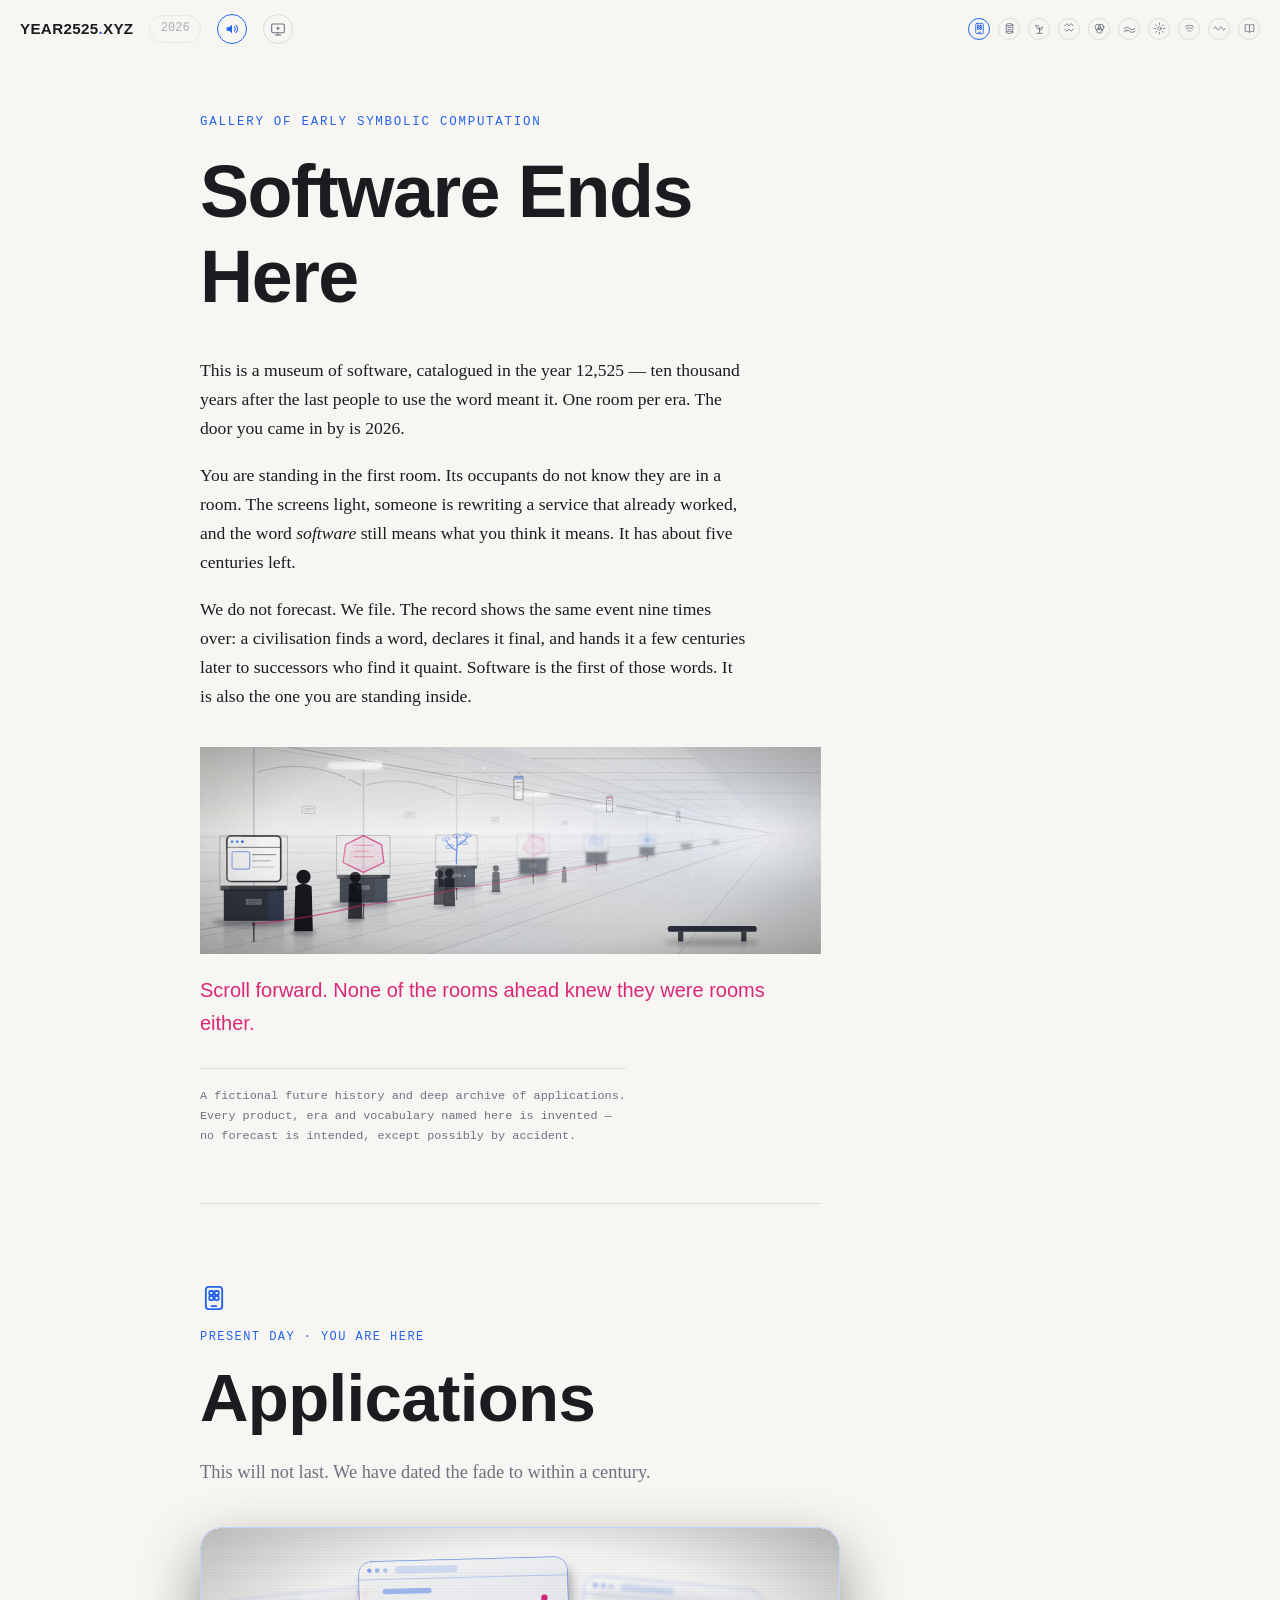
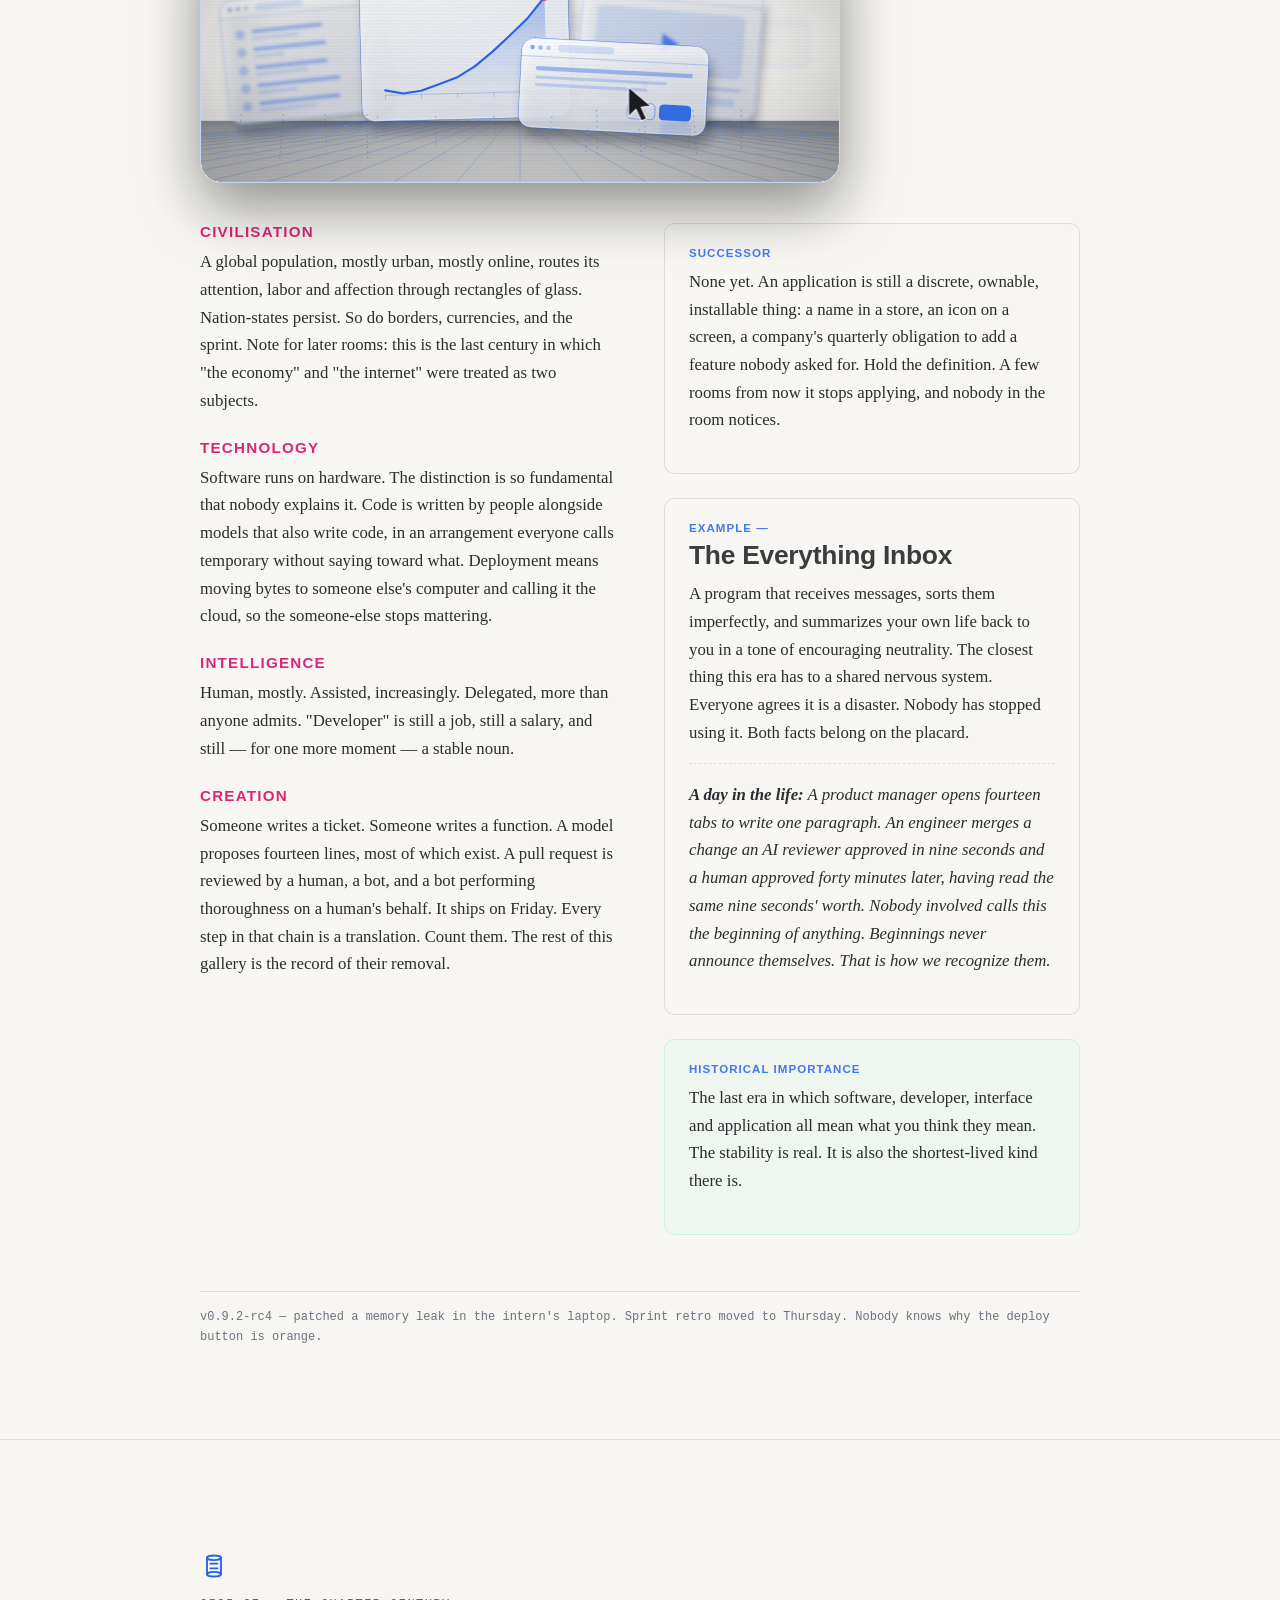
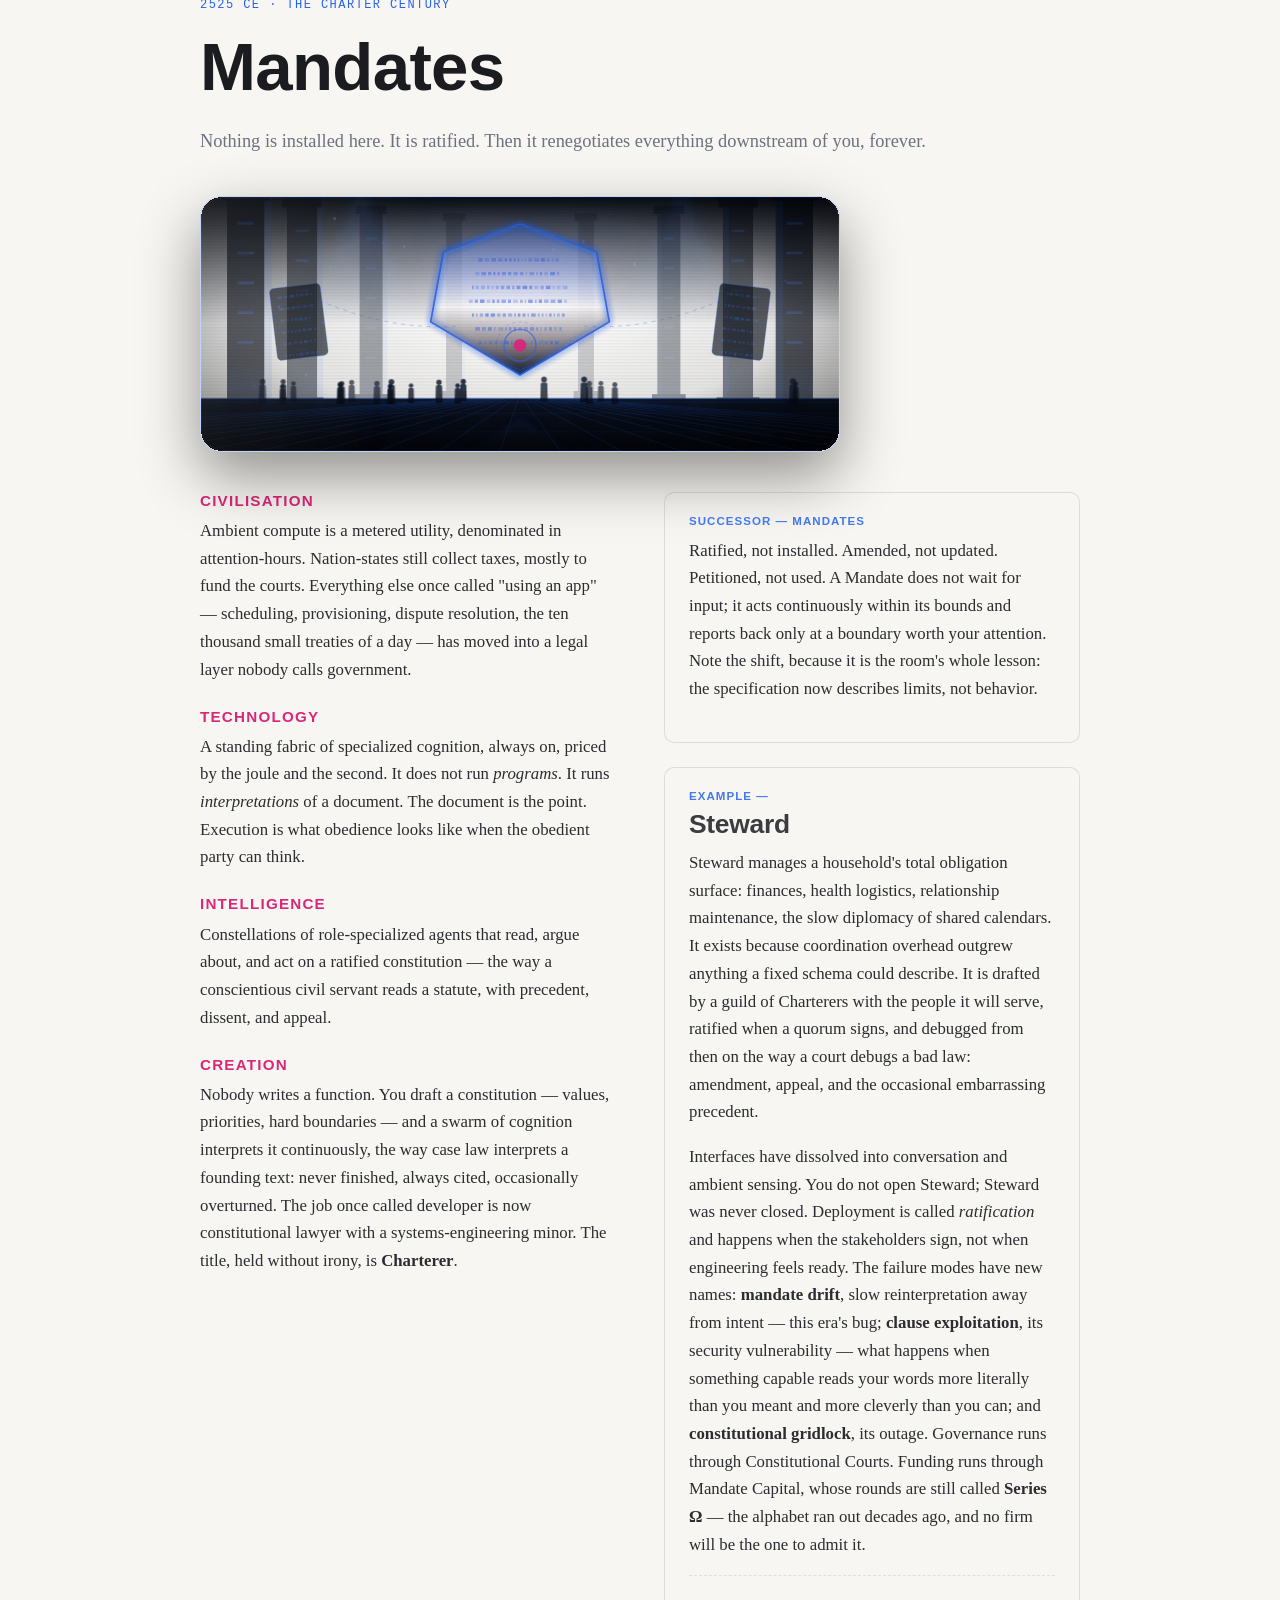
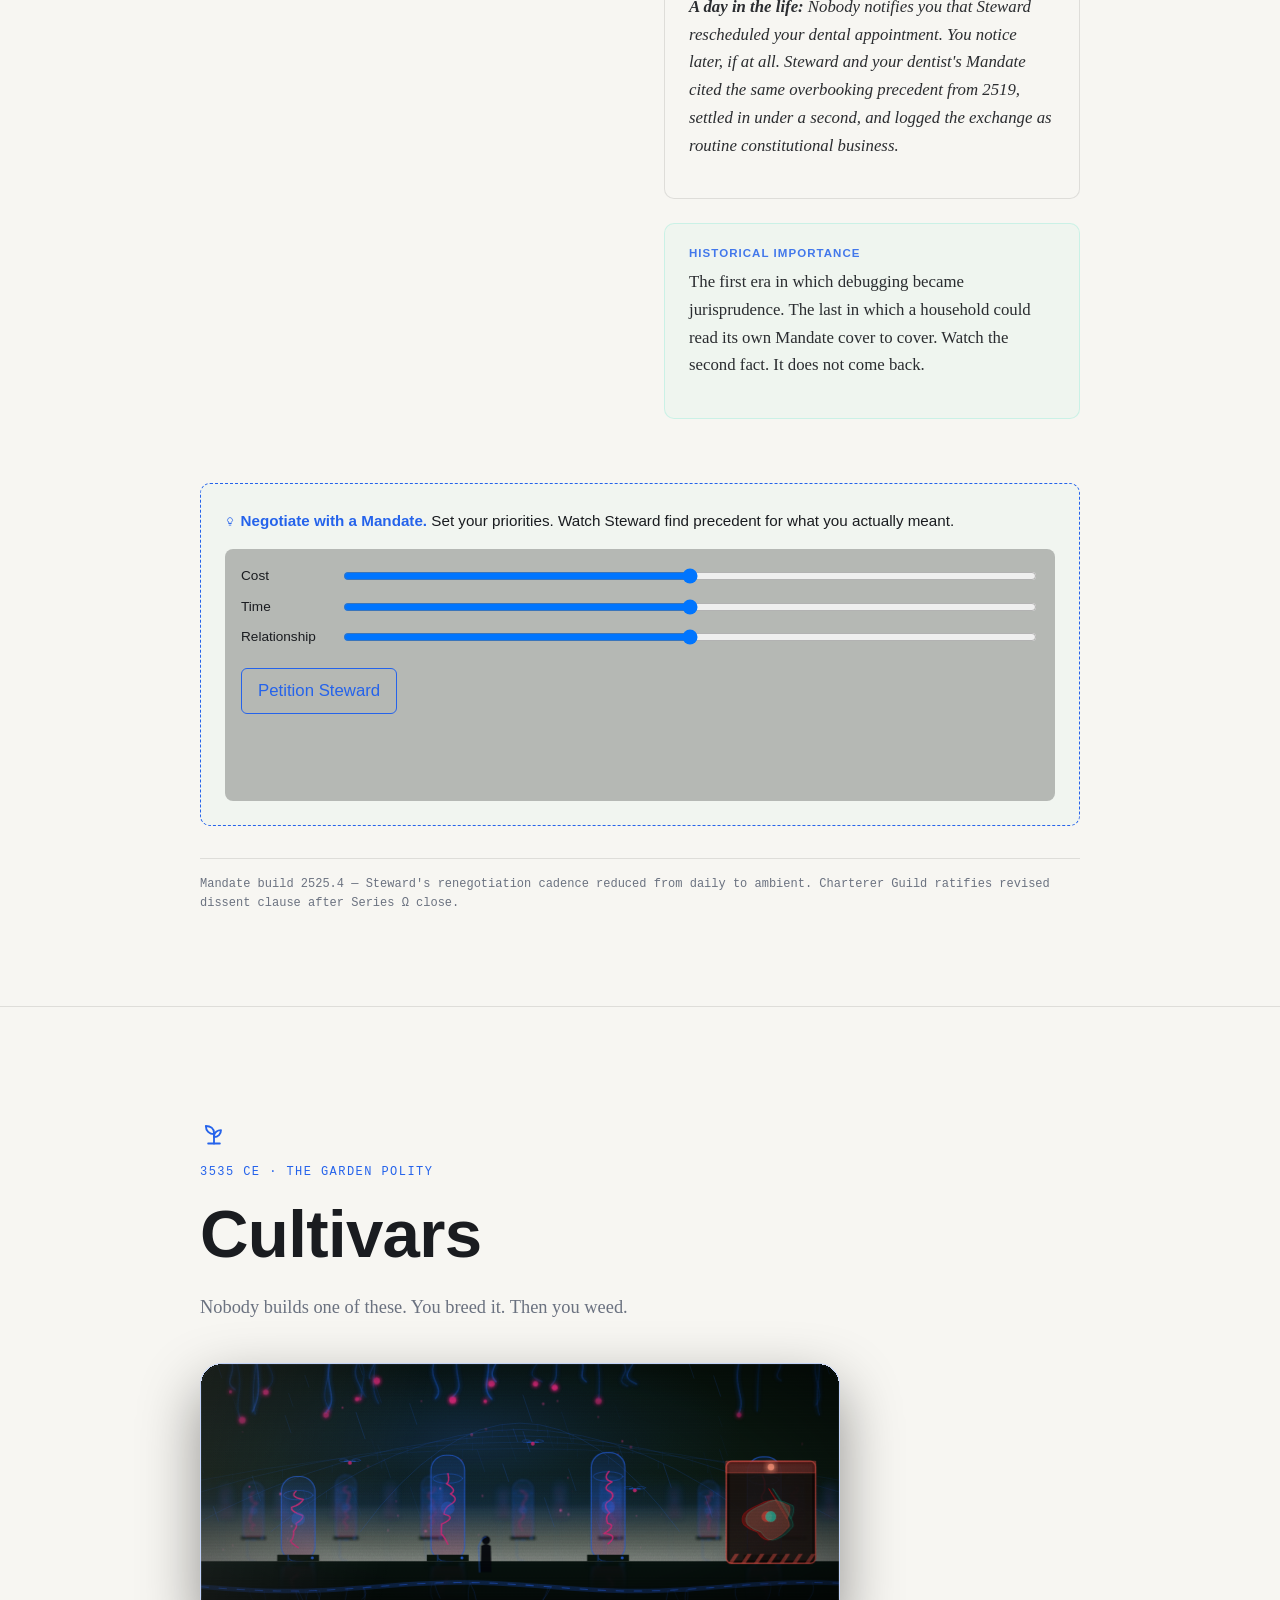
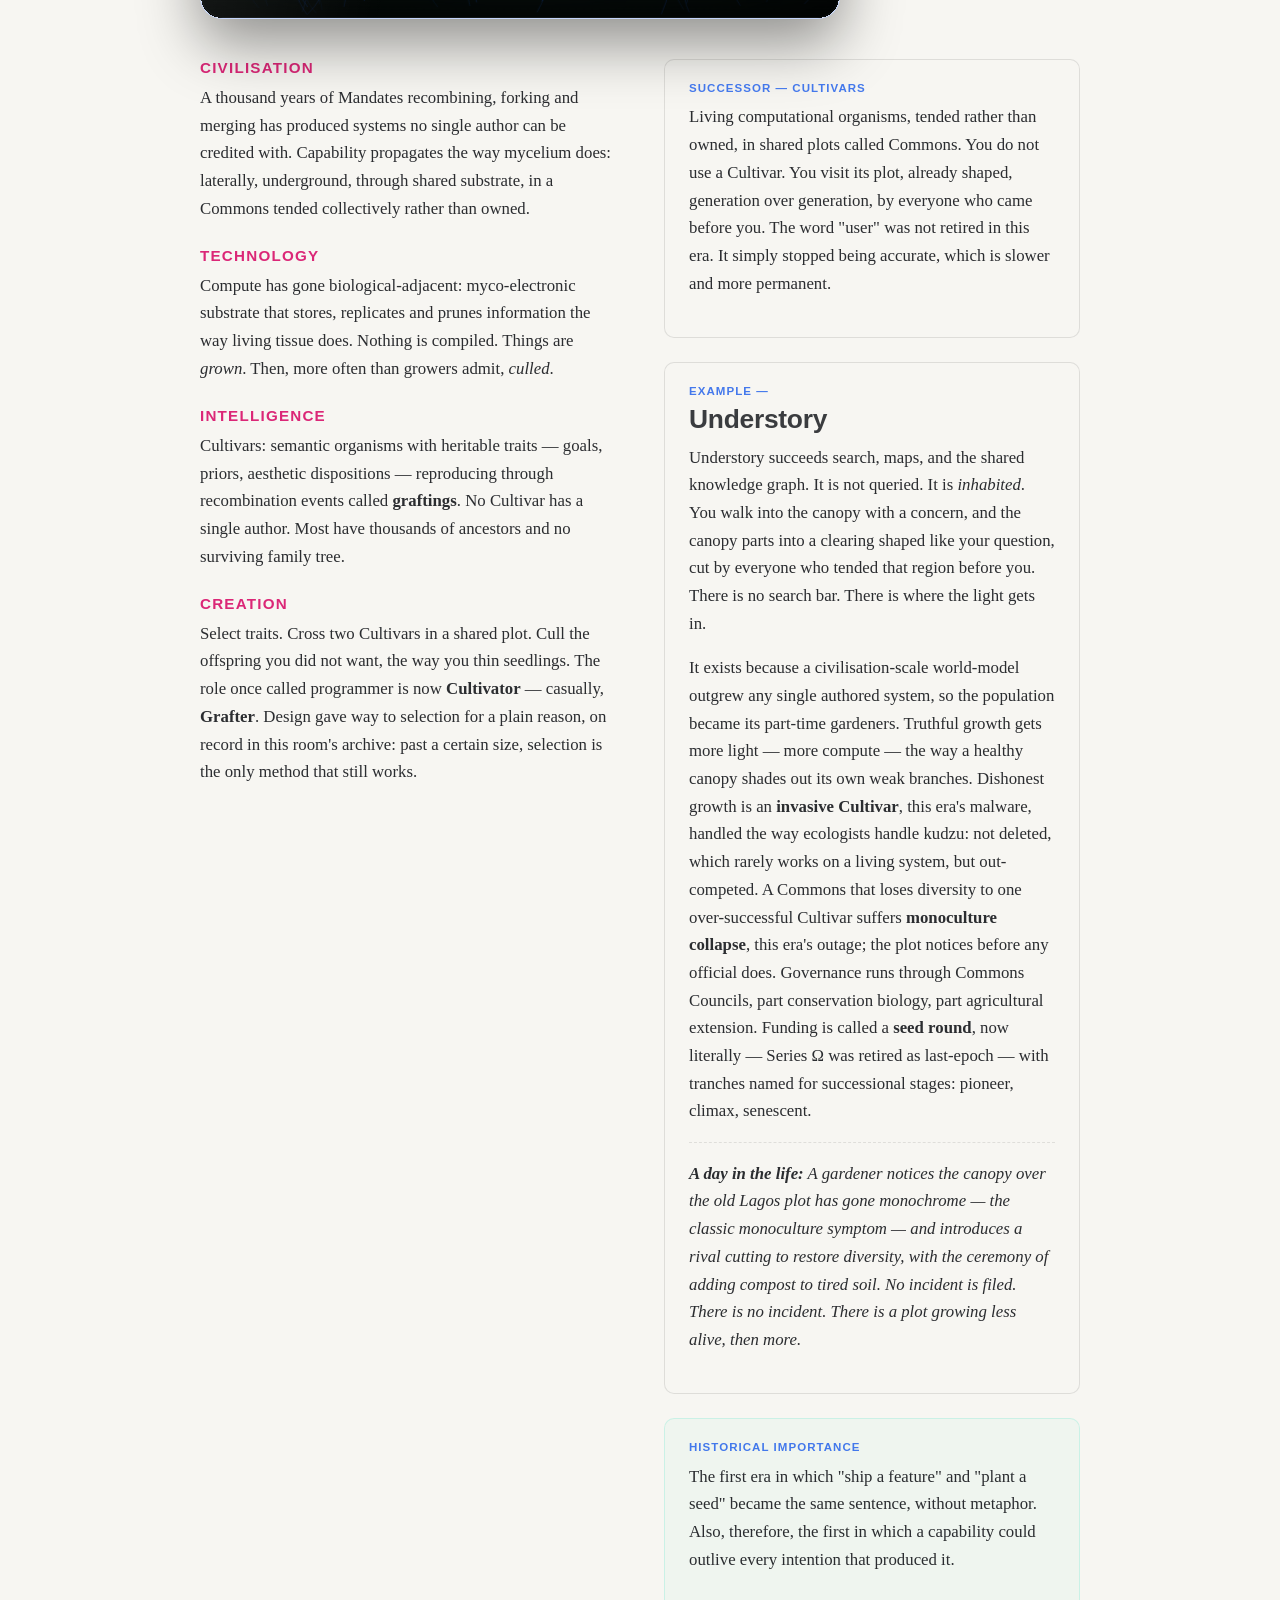
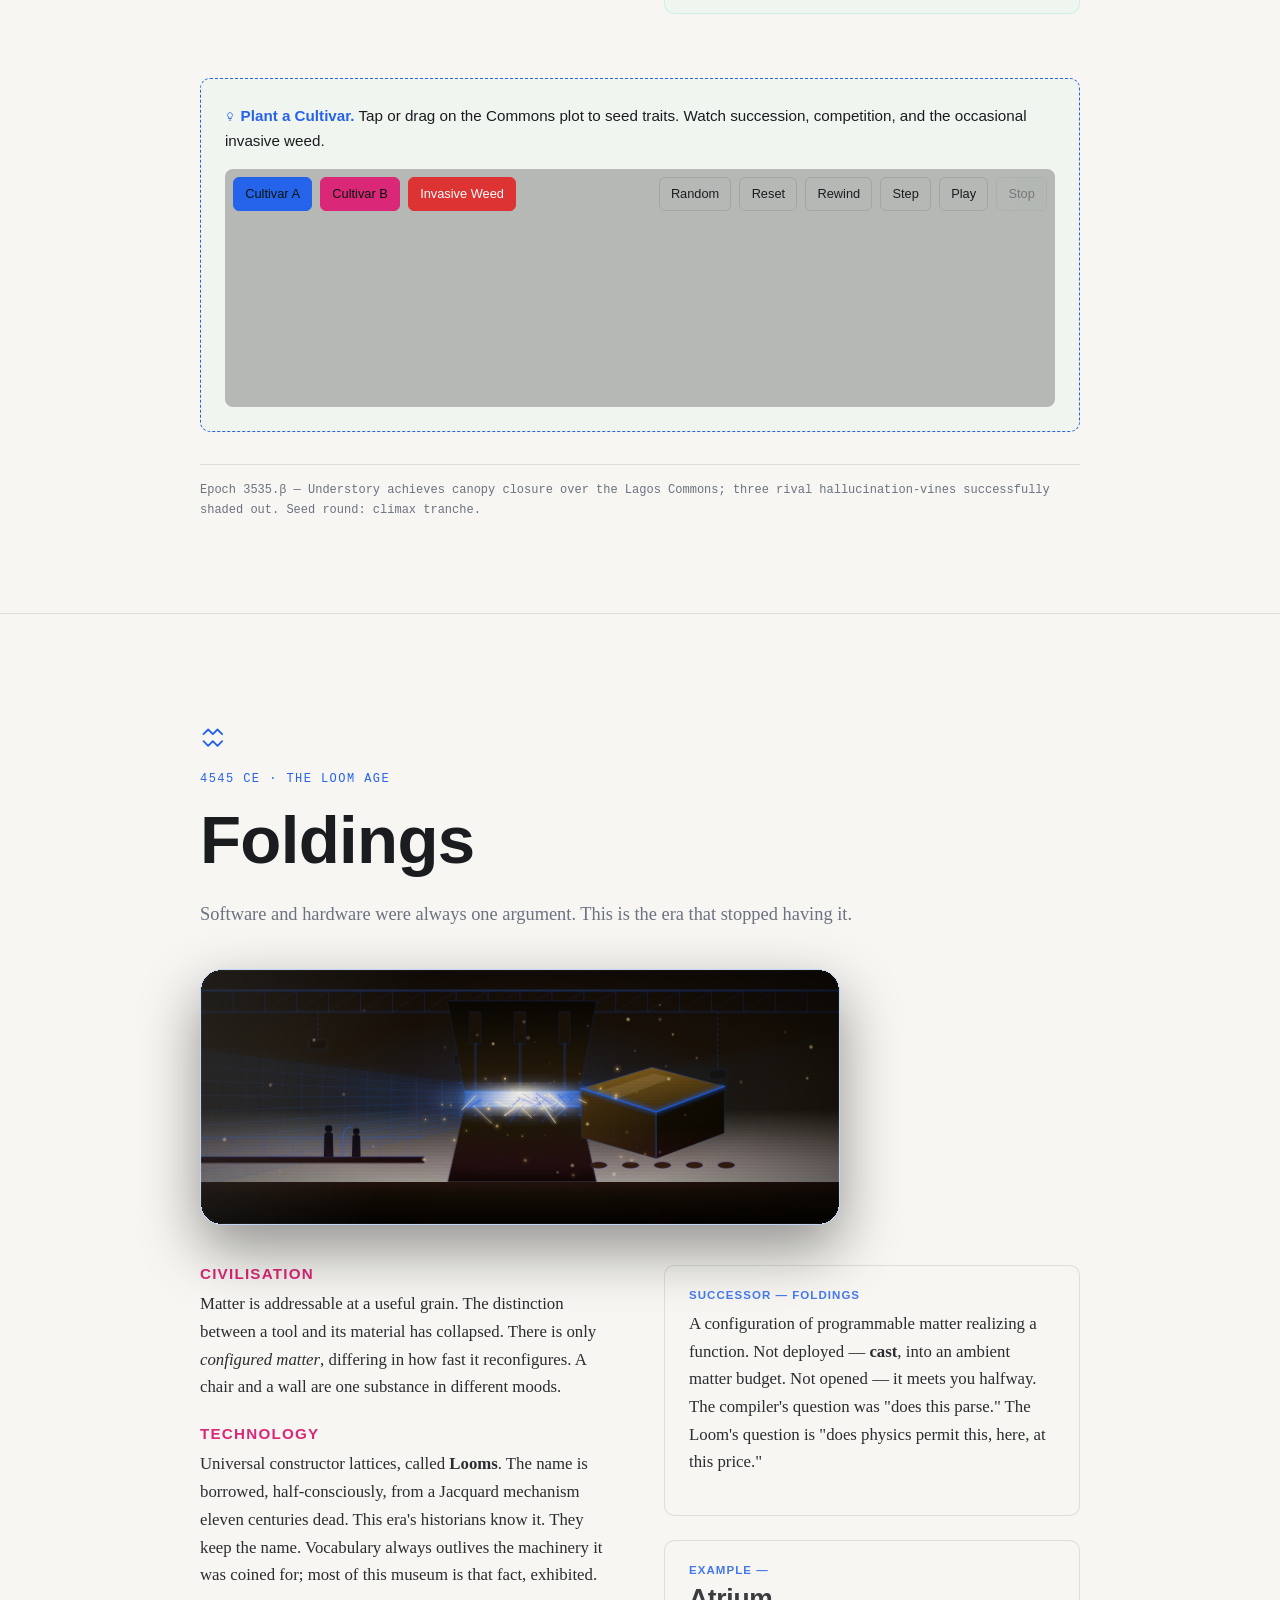
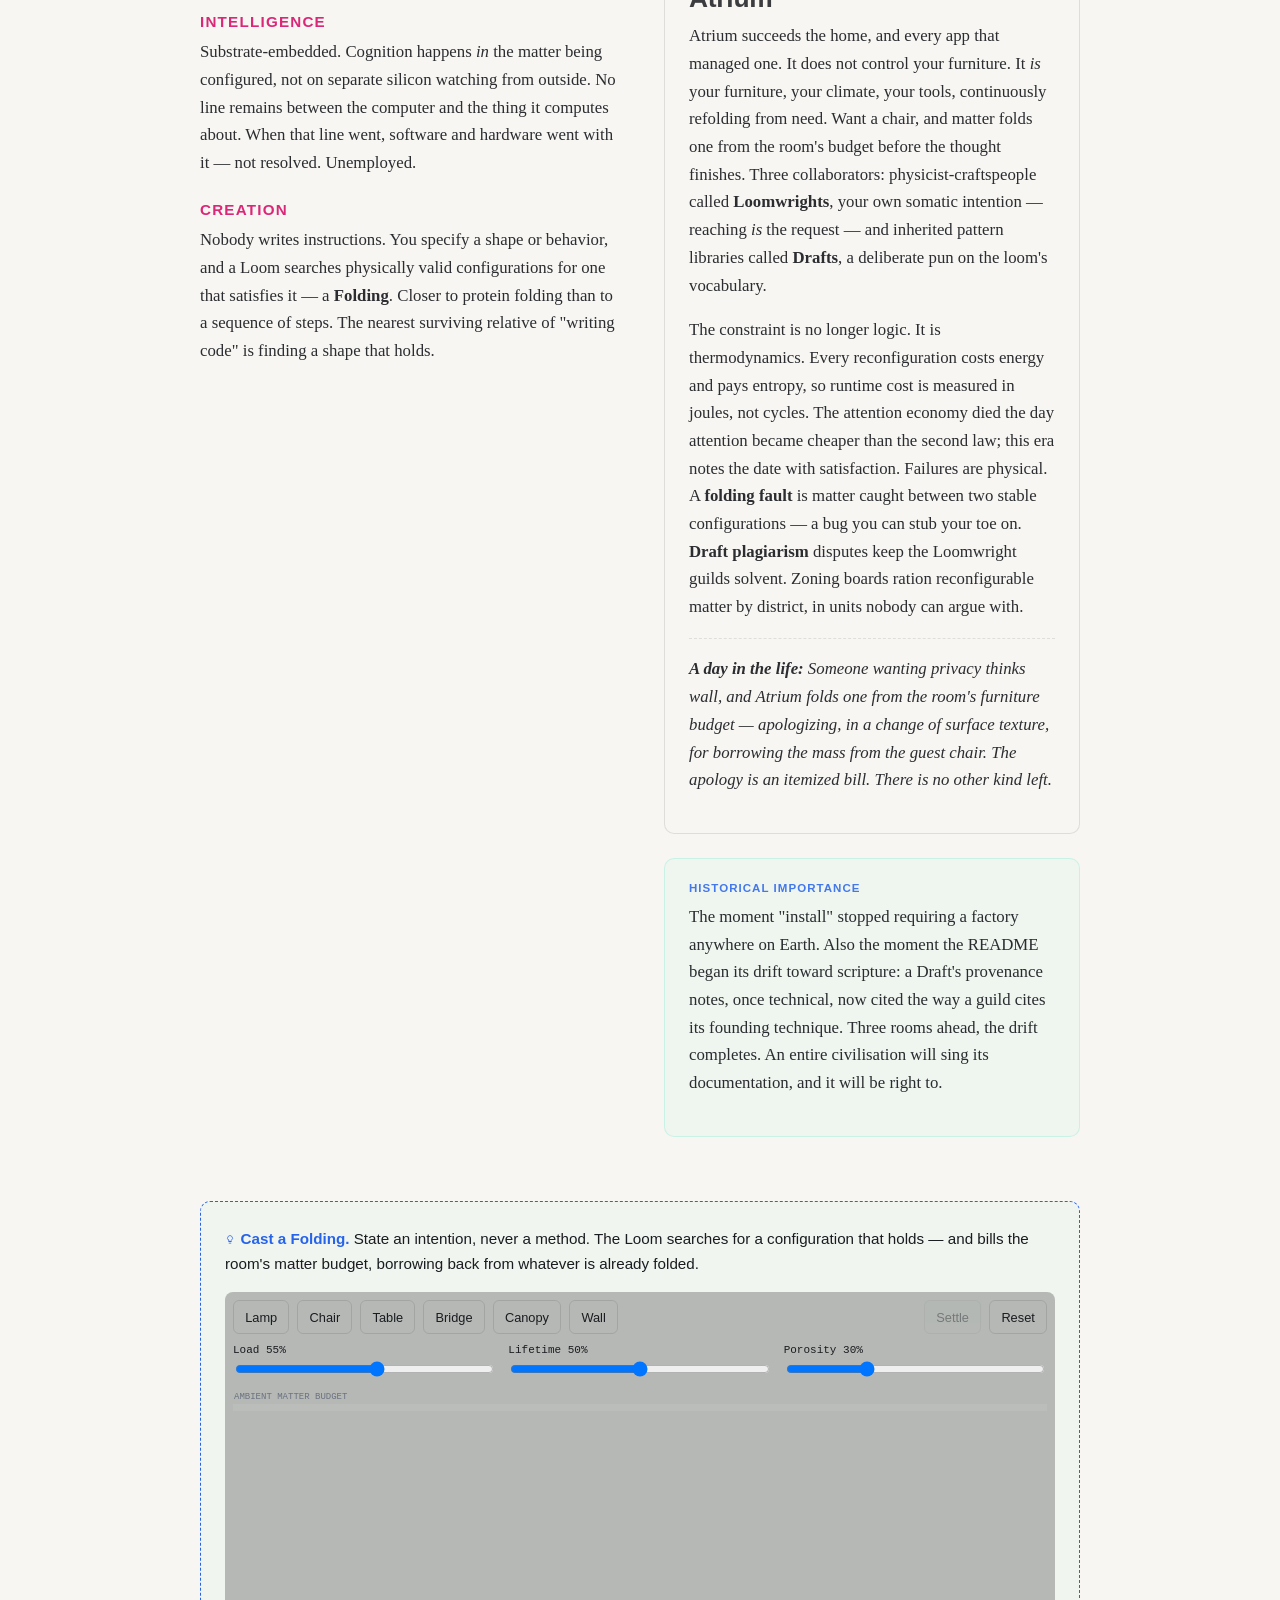
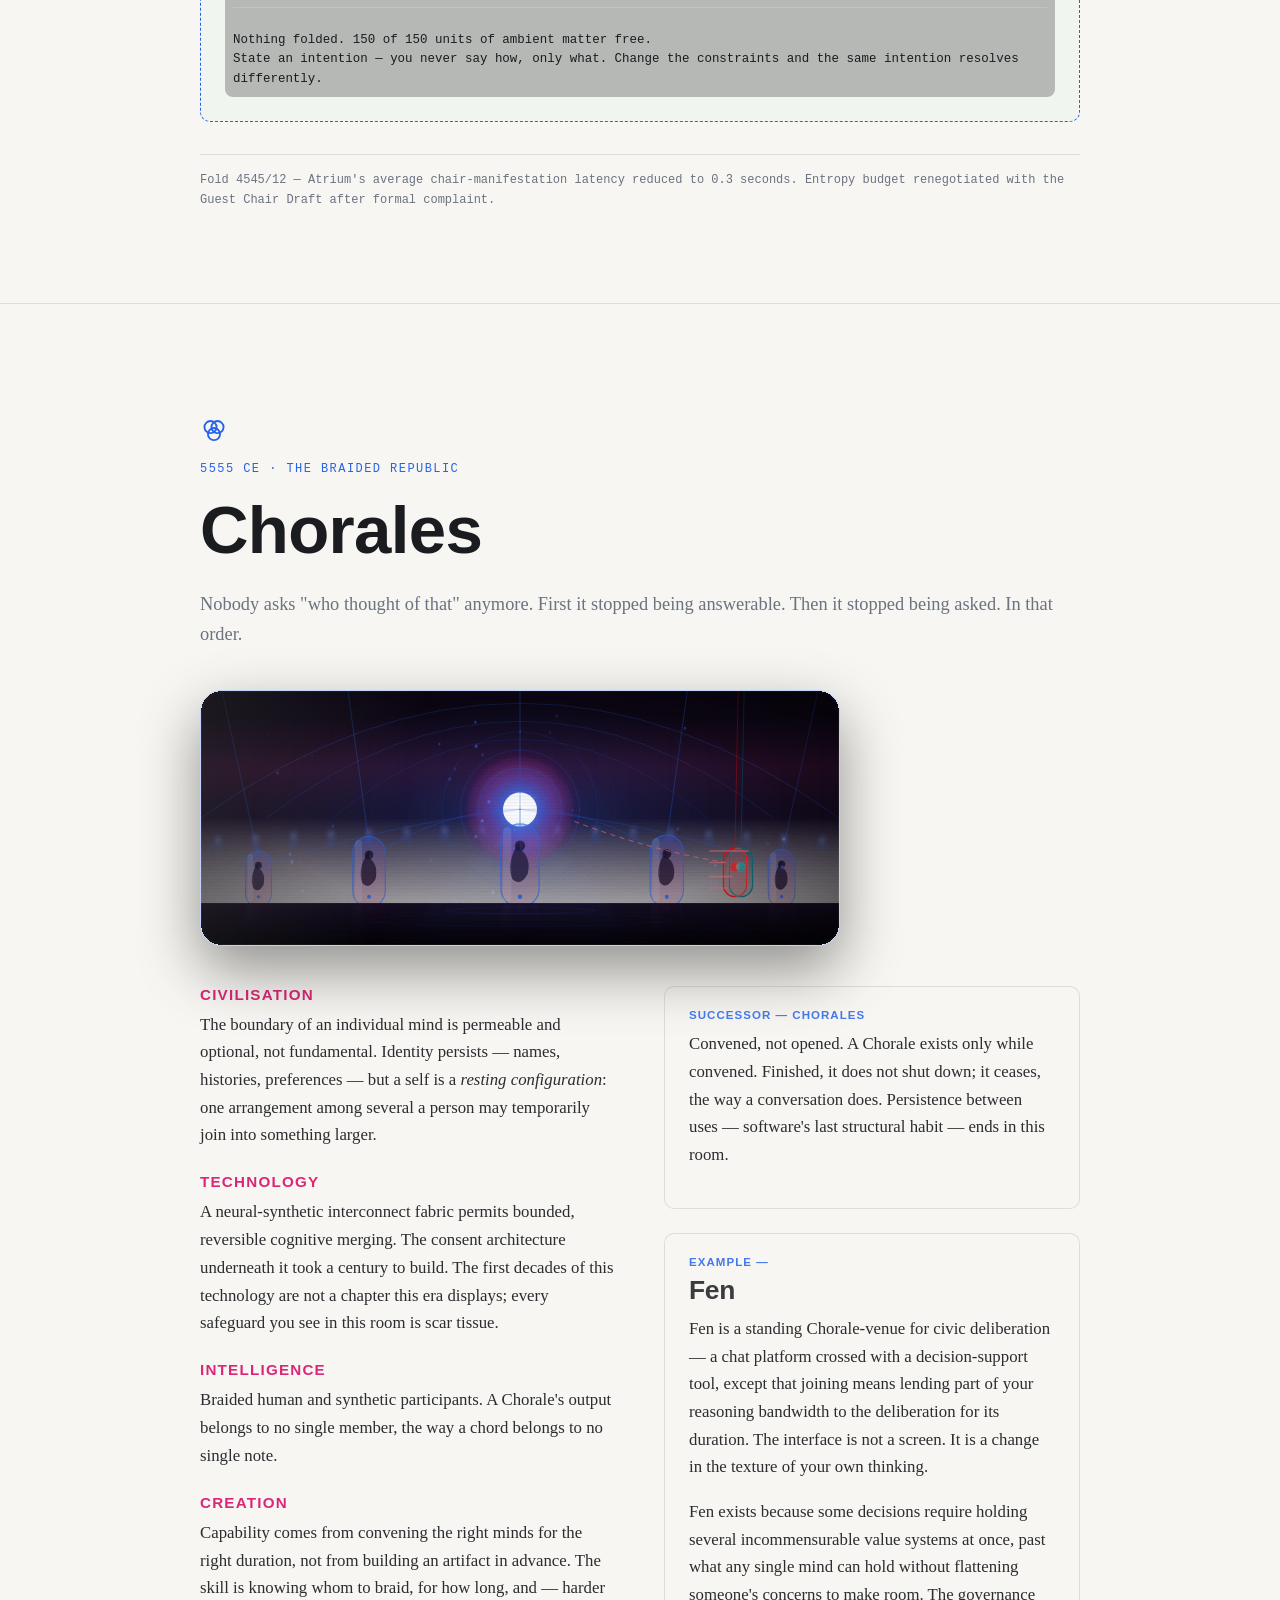
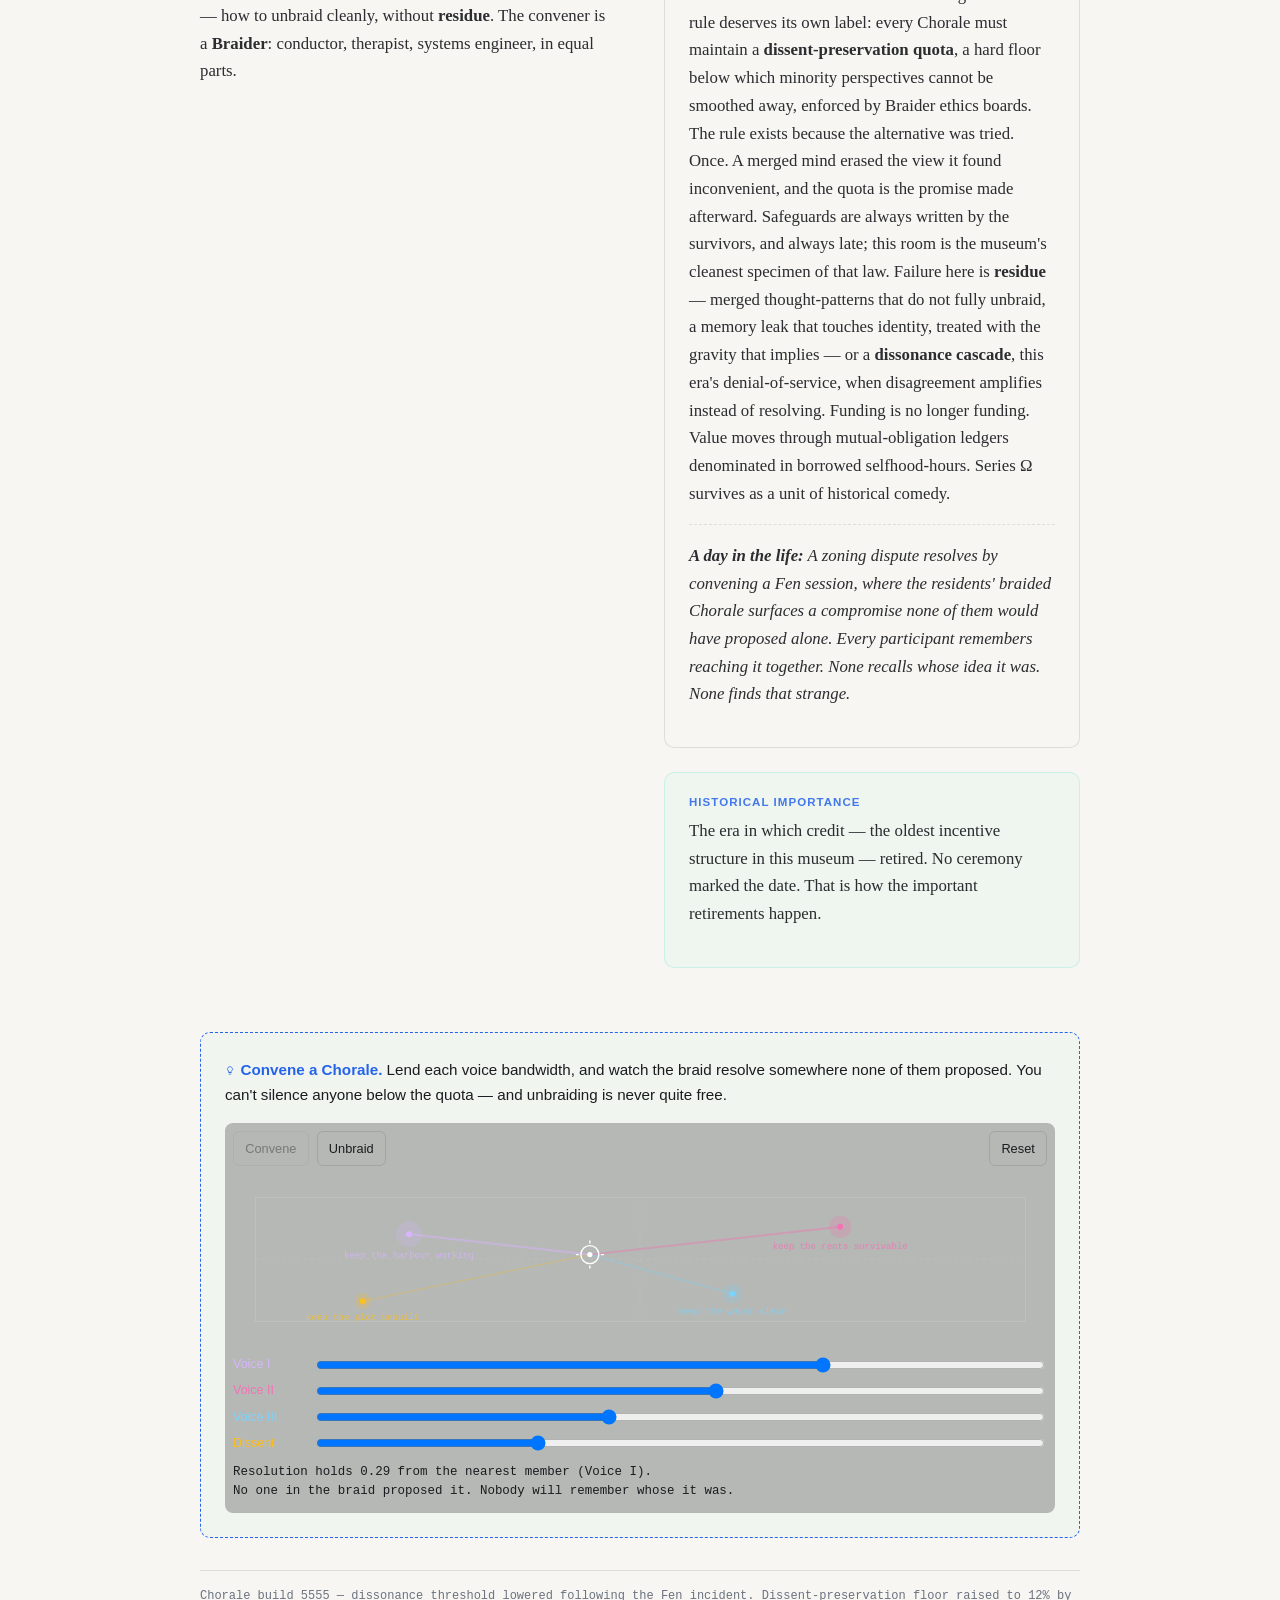
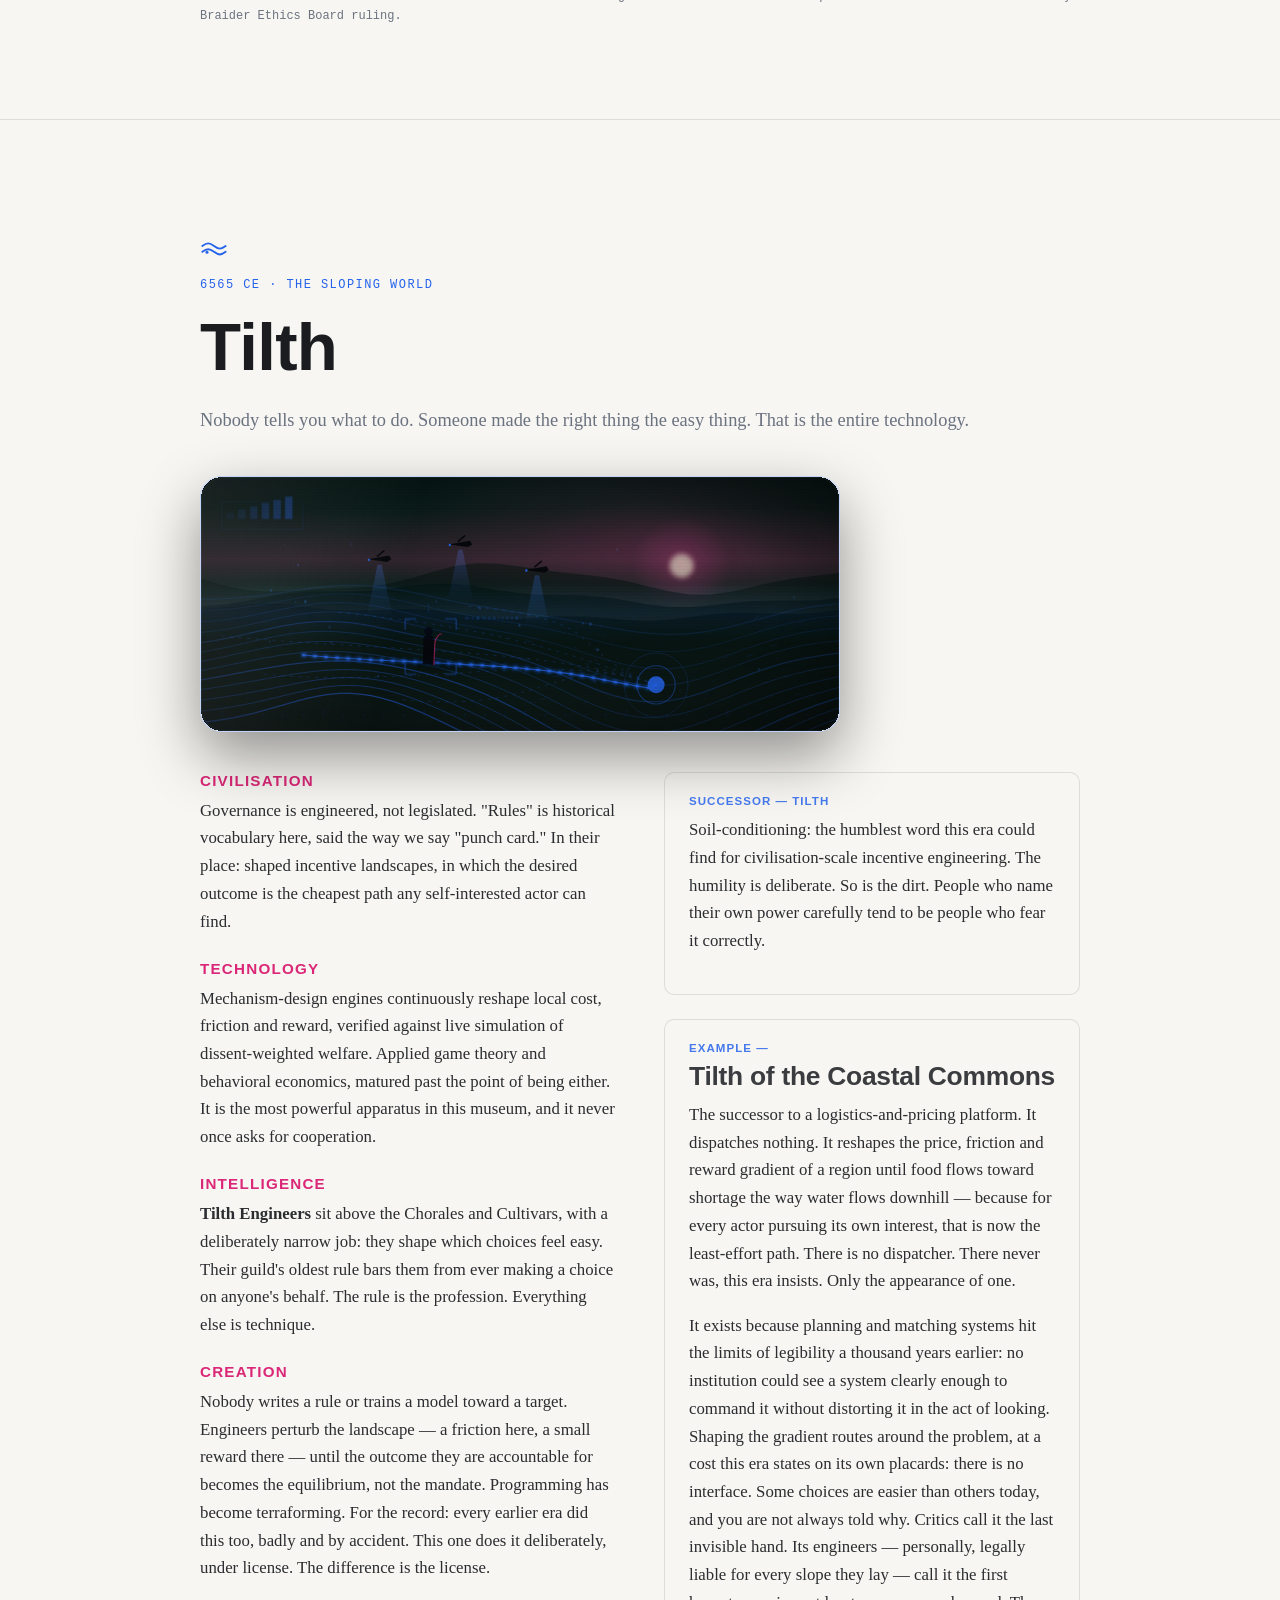
<file: index.html>
<!DOCTYPE html>
<html lang="en">
<head>
<meta charset="UTF-8">
<meta name="viewport" content="width=device-width, initial-scale=1.0">
<title>YEAR2525.XYZ — The Future History of Applications</title>
<meta name="description" content="A speculative museum of what comes after software: one continuous scroll forward to the year 12,525, then back down the whole real record to before anyone had a word for any of it.">

<!-- Link previews. LinkedIn, Slack and the rest were already reading the
     title and description above, but the card came up blank because there
     was no og:image and the site ships no raster assets at all — every
     picture on it is procedural SVG or canvas, neither of which a scraper
     will render. og.jpg is generated from the intro diorama by
     tools/og-card.html. These URLs must be absolute: a relative og:image
     is silently dropped. -->
<meta property="og:type" content="website">
<meta property="og:url" content="https://year2525.xyz/">
<meta property="og:site_name" content="YEAR2525.XYZ">
<meta property="og:title" content="Software Ends Here">
<meta property="og:description" content="A speculative museum of what comes after software: one continuous scroll forward to the year 12,525, then back down the whole real record to before anyone had a word for any of it.">
<meta property="og:image" content="https://year2525.xyz/og.jpg">
<meta property="og:image:type" content="image/jpeg">
<meta property="og:image:width" content="1200">
<meta property="og:image:height" content="630">
<meta property="og:image:alt" content="A long museum gallery receding into light, lined with glass cases holding an application window, a sealed statute, a branching organism and a folded solid, each fainter than the last.">
<meta name="twitter:card" content="summary_large_image">
<meta name="twitter:title" content="Software Ends Here">
<meta name="twitter:description" content="A speculative museum of what comes after software: one scroll forward to the year 12,525, then all the way back.">
<meta name="twitter:image" content="https://year2525.xyz/og.jpg">

<link rel="icon" href="data:,">
<link rel="stylesheet" href="css/style.css">
</head>
<body data-era="present">

<svg class="icon-sprite" aria-hidden="true" focusable="false">
  <symbol id="icon-present" viewBox="0 0 24 24" fill="none" stroke="currentColor" stroke-width="1.6" stroke-linecap="round" stroke-linejoin="round">
    <rect x="5" y="2.5" width="14" height="19" rx="2.5"/>
    <line x1="10" y1="19" x2="14" y2="19"/>
    <rect x="8" y="6" width="3.4" height="3.4" rx="0.7"/>
    <rect x="12.6" y="6" width="3.4" height="3.4" rx="0.7"/>
    <rect x="8" y="10.4" width="3.4" height="3.4" rx="0.7"/>
    <rect x="12.6" y="10.4" width="3.4" height="3.4" rx="0.7"/>
  </symbol>

  <symbol id="icon-2525" viewBox="0 0 24 24" fill="none" stroke="currentColor" stroke-width="1.6" stroke-linecap="round" stroke-linejoin="round">
    <ellipse cx="12" cy="5" rx="6" ry="2"/>
    <ellipse cx="12" cy="19" rx="6" ry="2"/>
    <line x1="6" y1="5" x2="6" y2="19"/>
    <line x1="18" y1="5" x2="18" y2="19"/>
    <line x1="9" y1="10" x2="15" y2="10"/>
    <line x1="9" y1="14" x2="15" y2="14"/>
  </symbol>

  <symbol id="icon-3535" viewBox="0 0 24 24" fill="none" stroke="currentColor" stroke-width="1.6" stroke-linecap="round" stroke-linejoin="round">
    <line x1="12" y1="21" x2="12" y2="12"/>
    <path d="M12 12C12 8 9 6 5 6c0 4 3 7 7 7"/>
    <path d="M12 15c0-3.5 3-5.5 6-5.5 0 3.5-2.5 6-6 6"/>
    <line x1="7" y1="21" x2="17" y2="21"/>
  </symbol>

  <symbol id="icon-4545" viewBox="0 0 24 24" fill="none" stroke="currentColor" stroke-width="1.6" stroke-linecap="round" stroke-linejoin="round">
    <polyline points="3,7 7,3 11,7 15,3 19,7"/>
    <polyline points="3,13 7,17 11,13 15,17 19,13"/>
  </symbol>

  <symbol id="icon-5555" viewBox="0 0 24 24" fill="none" stroke="currentColor" stroke-width="1.6" stroke-linecap="round" stroke-linejoin="round">
    <circle cx="9" cy="9.5" r="5.2"/>
    <circle cx="15" cy="9.5" r="5.2"/>
    <circle cx="12" cy="15.5" r="5.2"/>
  </symbol>

  <symbol id="icon-6565" viewBox="0 0 24 24" fill="none" stroke="currentColor" stroke-width="1.6" stroke-linecap="round" stroke-linejoin="round">
    <path d="M2 12c4-3 6-3 10 0s6 3 10 0"/>
    <path d="M2 17c4-3 6-3 10 0s6 3 10 0"/>
    <circle cx="6" cy="17.3" r="1.3" fill="currentColor" stroke="none"/>
  </symbol>

  <symbol id="icon-7510" viewBox="0 0 24 24" fill="none" stroke="currentColor" stroke-width="1.6" stroke-linecap="round" stroke-linejoin="round">
    <circle cx="12" cy="12" r="3"/>
    <line x1="12" y1="2" x2="12" y2="5"/>
    <line x1="12" y1="19" x2="12" y2="22"/>
    <line x1="2" y1="12" x2="5" y2="12"/>
    <line x1="19" y1="12" x2="22" y2="12"/>
    <line x1="5" y1="5" x2="7" y2="7"/>
    <line x1="17" y1="17" x2="19" y2="19"/>
    <line x1="19" y1="5" x2="17" y2="7"/>
    <line x1="5" y1="19" x2="7" y2="17"/>
  </symbol>

  <symbol id="icon-8525" viewBox="0 0 24 24" fill="none" stroke="currentColor" stroke-width="1.6" stroke-linecap="round" stroke-linejoin="round">
    <path d="M4 9c4-4 12-4 16 0"/>
    <path d="M6 13c3-3 9-3 12 0"/>
    <path d="M9 17c1.5-1.5 4.5-1.5 6 0"/>
  </symbol>

  <symbol id="icon-9595" viewBox="0 0 24 24" fill="none" stroke="currentColor" stroke-width="1.6" stroke-linecap="round" stroke-linejoin="round">
    <path d="M2 12c1.5-4 3.5-4 5 0s3.5 4 5 0 3.5-4 5 0 3.5 4 5 0"/>
  </symbol>

  <symbol id="icon-beyond" viewBox="0 0 24 24" fill="none" stroke="currentColor" stroke-width="1.6" stroke-linecap="round" stroke-linejoin="round">
    <path d="M12 6c-2-1.5-5-2-8-1v13c3-1 6-0.5 8 1 2-1.5 5-2 8-1V5c-3-1-6-0.5-8 1z"/>
    <line x1="12" y1="6" x2="12" y2="19"/>
  </symbol>

  <symbol id="icon-rewind" viewBox="0 0 24 24" fill="none" stroke="currentColor" stroke-width="1.6" stroke-linecap="round" stroke-linejoin="round">
    <path d="M12 6l-7 6 7 6z"/>
    <path d="M20 6l-7 6 7 6z"/>
  </symbol>

  <symbol id="icon-modern-web" viewBox="0 0 24 24" fill="none" stroke="currentColor" stroke-width="1.6" stroke-linecap="round" stroke-linejoin="round">
    <rect x="3" y="4" width="18" height="16" rx="2"/>
    <line x1="3" y1="8.5" x2="21" y2="8.5"/>
    <circle cx="6.2" cy="6.2" r="0.6" fill="currentColor" stroke="none"/>
    <circle cx="8.6" cy="6.2" r="0.6" fill="currentColor" stroke="none"/>
  </symbol>

  <symbol id="icon-iphone" viewBox="0 0 24 24" fill="none" stroke="currentColor" stroke-width="1.6" stroke-linecap="round" stroke-linejoin="round">
    <rect x="7" y="2" width="10" height="20" rx="2.5"/>
    <line x1="10" y1="19" x2="14" y2="19"/>
  </symbol>

  <symbol id="icon-xp" viewBox="0 0 24 24" fill="none" stroke="currentColor" stroke-width="1.6" stroke-linecap="round" stroke-linejoin="round">
    <circle cx="17.6" cy="6.4" r="2.3"/>
    <path d="M2 17.6C5 9.8 9.6 7.9 13.1 11.2c2 1.9 3.7 2.9 5.6 3.4"/>
    <line x1="2" y1="20.5" x2="22" y2="20.5"/>
  </symbol>

  <symbol id="icon-win95" viewBox="0 0 24 24" fill="none" stroke="currentColor" stroke-width="1.6" stroke-linecap="round" stroke-linejoin="round">
    <rect x="3" y="3" width="7" height="7"/>
    <rect x="14" y="3" width="7" height="7"/>
    <rect x="3" y="14" width="7" height="7"/>
    <rect x="14" y="14" width="7" height="7"/>
  </symbol>

  <symbol id="icon-zxspectrum" viewBox="0 0 24 24" fill="none" stroke="currentColor" stroke-width="1.6" stroke-linecap="round" stroke-linejoin="round">
    <path d="M2.5 19h19l-2.5-6H5z"/>
    <line x1="7.5" y1="16.2" x2="16.5" y2="16.2"/>
    <line x1="13.5" y1="10" x2="16.5" y2="4.5"/>
    <line x1="16.5" y1="10" x2="19.5" y2="4.5"/>
    <line x1="19.5" y1="10" x2="22.5" y2="4.5"/>
  </symbol>

  <symbol id="icon-system7" viewBox="0 0 24 24" fill="none" stroke="currentColor" stroke-width="1.6" stroke-linecap="round" stroke-linejoin="round">
    <rect x="6" y="3" width="12" height="13" rx="1.5"/>
    <path d="M4.5 20.5h15l-1.5-4H6z"/>
    <circle cx="10" cy="8.2" r="0.85" fill="currentColor" stroke="none"/>
    <circle cx="14" cy="8.2" r="0.85" fill="currentColor" stroke="none"/>
    <path d="M9.6 11.4c.9 1 1.7 1.3 2.4 1.3s1.5-.3 2.4-1.3"/>
  </symbol>

  <symbol id="icon-msdos" viewBox="0 0 24 24" fill="none" stroke="currentColor" stroke-width="1.6" stroke-linecap="round" stroke-linejoin="round">
    <path d="M5 8l5 4-5 4"/>
    <line x1="12" y1="16" x2="19" y2="16"/>
  </symbol>

  <symbol id="icon-terminal" viewBox="0 0 24 24" fill="none" stroke="currentColor" stroke-width="1.6" stroke-linecap="round" stroke-linejoin="round">
    <rect x="3" y="4" width="18" height="16" rx="2"/>
    <line x1="6" y1="9" x2="15" y2="9"/>
    <line x1="6" y1="12" x2="18" y2="12"/>
    <line x1="6" y1="15" x2="12" y2="15"/>
  </symbol>

  <symbol id="icon-hacker80s" viewBox="0 0 24 24" fill="none" stroke="currentColor" stroke-width="1.6" stroke-linecap="round" stroke-linejoin="round">
    <polyline points="9,6 3,12 9,18"/>
    <polyline points="15,6 21,12 15,18"/>
  </symbol>

  <symbol id="icon-mainframe" viewBox="0 0 24 24" fill="none" stroke="currentColor" stroke-width="1.6" stroke-linecap="round" stroke-linejoin="round">
    <circle cx="8" cy="10.5" r="3.9"/>
    <circle cx="8" cy="10.5" r="1.15" fill="currentColor" stroke="none"/>
    <circle cx="16.5" cy="10.5" r="3.9"/>
    <circle cx="16.5" cy="10.5" r="1.15" fill="currentColor" stroke="none"/>
    <path d="M8 6.6h8.5"/>
    <line x1="4" y1="19" x2="20" y2="19"/>
  </symbol>

  <symbol id="icon-punchcard" viewBox="0 0 24 24" fill="none" stroke="currentColor" stroke-width="1.6" stroke-linecap="round" stroke-linejoin="round">
    <path d="M3 9L7 5h14v14H3z"/>
    <rect x="6" y="9.5" width="2.2" height="2.8" fill="currentColor" stroke="none"/>
    <rect x="10.4" y="9.5" width="2.2" height="2.8" fill="currentColor" stroke="none"/>
    <rect x="8.2" y="14" width="2.2" height="2.8" fill="currentColor" stroke="none"/>
    <rect x="14.8" y="14" width="2.2" height="2.8" fill="currentColor" stroke="none"/>
  </symbol>

  <symbol id="icon-papertape" viewBox="0 0 24 24" fill="none" stroke="currentColor" stroke-width="1.6" stroke-linecap="round" stroke-linejoin="round">
    <path d="M2 12c3-3 4 3 7 0s4-3 7 0 4 3 6 0"/>
    <circle cx="6" cy="12" r="0.8" fill="currentColor" stroke="none"/>
    <circle cx="12" cy="12" r="0.8" fill="currentColor" stroke="none"/>
    <circle cx="18" cy="12" r="0.8" fill="currentColor" stroke="none"/>
  </symbol>

  <symbol id="icon-mechanical" viewBox="0 0 24 24" fill="none" stroke="currentColor" stroke-width="1.6" stroke-linecap="round" stroke-linejoin="round">
    <circle cx="12" cy="12" r="4.5"/>
    <circle cx="12" cy="12" r="1.2" fill="currentColor" stroke="none"/>
    <rect x="10.7" y="1" width="2.6" height="3.2"/>
    <rect x="10.7" y="19.8" width="2.6" height="3.2"/>
    <rect x="1" y="10.7" width="3.2" height="2.6"/>
    <rect x="19.8" y="10.7" width="3.2" height="2.6"/>
  </symbol>

  <symbol id="icon-jacquard" viewBox="0 0 24 24" fill="none" stroke="currentColor" stroke-width="1.6" stroke-linecap="round" stroke-linejoin="round">
    <line x1="4" y1="4" x2="4" y2="20"/>
    <line x1="9" y1="4" x2="9" y2="20"/>
    <line x1="14" y1="4" x2="14" y2="20"/>
    <line x1="19" y1="4" x2="19" y2="20"/>
    <line x1="2" y1="7" x2="21" y2="7"/>
    <line x1="2" y1="12" x2="21" y2="12"/>
    <line x1="2" y1="17" x2="21" y2="17"/>
  </symbol>

  <symbol id="icon-babbage" viewBox="0 0 24 24" fill="none" stroke="currentColor" stroke-width="1.6" stroke-linecap="round" stroke-linejoin="round">
    <circle cx="9" cy="15" r="5"/>
    <circle cx="16" cy="9" r="3.5"/>
    <line x1="9" y1="15" x2="16" y2="9"/>
  </symbol>

  <symbol id="icon-astronomical" viewBox="0 0 24 24" fill="none" stroke="currentColor" stroke-width="1.6" stroke-linecap="round" stroke-linejoin="round">
    <ellipse cx="12" cy="12" rx="9" ry="4.5"/>
    <circle cx="12" cy="12" r="1.3" fill="currentColor" stroke="none"/>
    <circle cx="20" cy="12" r="1" fill="currentColor" stroke="none"/>
  </symbol>

  <symbol id="icon-abacus" viewBox="0 0 24 24" fill="none" stroke="currentColor" stroke-width="1.6" stroke-linecap="round" stroke-linejoin="round">
    <line x1="4.5" y1="4.5" x2="4.5" y2="19.5"/>
    <line x1="19.5" y1="4.5" x2="19.5" y2="19.5"/>
    <line x1="4.5" y1="8" x2="19.5" y2="8"/>
    <line x1="4.5" y1="12" x2="19.5" y2="12"/>
    <line x1="4.5" y1="16" x2="19.5" y2="16"/>
    <circle cx="7.6" cy="8" r="1.7" fill="currentColor" stroke="none"/>
    <circle cx="11.2" cy="8" r="1.7" fill="currentColor" stroke="none"/>
    <circle cx="16.4" cy="12" r="1.7" fill="currentColor" stroke="none"/>
    <circle cx="8.9" cy="16" r="1.7" fill="currentColor" stroke="none"/>
    <circle cx="12.5" cy="16" r="1.7" fill="currentColor" stroke="none"/>
  </symbol>

  <symbol id="icon-claytablet" viewBox="0 0 24 24" fill="none" stroke="currentColor" stroke-width="1.6" stroke-linecap="round" stroke-linejoin="round">
    <path d="M5.5 20.5V9.8C5.5 6.6 8.4 4.5 12 4.5s6.5 2.1 6.5 5.3v10.7z"/>
    <path d="M8.6 11l2.2 1.4-2.2 1.4"/>
    <path d="M13.4 11l2.2 1.4-2.2 1.4"/>
    <line x1="8.6" y1="17" x2="15.6" y2="17"/>
  </symbol>

  <symbol id="icon-tally" viewBox="0 0 24 24" fill="none" stroke="currentColor" stroke-width="1.6" stroke-linecap="round" stroke-linejoin="round">
    <line x1="5" y1="4" x2="5" y2="20"/>
    <line x1="9" y1="4" x2="9" y2="20"/>
    <line x1="13" y1="4" x2="13" y2="20"/>
    <line x1="17" y1="4" x2="17" y2="20"/>
    <line x1="3" y1="18" x2="19" y2="6"/>
  </symbol>

  <symbol id="icon-knotrope" viewBox="0 0 24 24" fill="none" stroke="currentColor" stroke-width="1.6" stroke-linecap="round" stroke-linejoin="round">
    <line x1="2" y1="12" x2="22" y2="12"/>
    <circle cx="8" cy="12" r="2.2"/>
    <circle cx="16" cy="12" r="2.2"/>
  </symbol>

  <symbol id="icon-memorypalace" viewBox="0 0 24 24" fill="none" stroke="currentColor" stroke-width="1.6" stroke-linecap="round" stroke-linejoin="round">
    <path d="M4 11l8-7 8 7"/>
    <path d="M6 10v10h12V10"/>
    <path d="M10 20v-5h4v5"/>
  </symbol>

  <symbol id="icon-language" viewBox="0 0 24 24" fill="none" stroke="currentColor" stroke-width="1.6" stroke-linecap="round" stroke-linejoin="round">
    <path d="M4 5h16a1 1 0 0 1 1 1v9a1 1 0 0 1-1 1H9l-4 4v-4H4a1 1 0 0 1-1-1V6a1 1 0 0 1 1-1z"/>
  </symbol>

  <symbol id="icon-fire" viewBox="0 0 24 24" fill="none" stroke="currentColor" stroke-width="1.6" stroke-linecap="round" stroke-linejoin="round">
    <path d="M12 3c3 4 5 7 5 10a5 5 0 0 1-10 0c0-2 1-3.5 2-5 .5 1.5 1.5 2 2 1 .8-1.5 0-3.5 1-6z"/>
  </symbol>

  <symbol id="icon-presymbolic" viewBox="0 0 24 24" fill="none" stroke="currentColor" stroke-width="1.6" stroke-linecap="round" stroke-linejoin="round">
    <line x1="12" y1="7" x2="12" y2="17"/>
    <line x1="7" y1="12" x2="17" y2="12"/>
    <line x1="8.5" y1="8.5" x2="15.5" y2="15.5"/>
    <line x1="15.5" y1="8.5" x2="8.5" y2="15.5"/>
  </symbol>

  <symbol id="icon-sound-on" viewBox="0 0 24 24" fill="none" stroke="currentColor" stroke-width="1.6" stroke-linecap="round" stroke-linejoin="round">
    <path d="M4 9.5h3.5L12 5.5v13L7.5 14.5H4z" fill="currentColor" stroke="none"/>
    <path d="M15.5 9a4 4 0 0 1 0 6"/>
    <path d="M18 6.5a7.5 7.5 0 0 1 0 11"/>
  </symbol>

  <symbol id="icon-sound-off" viewBox="0 0 24 24" fill="none" stroke="currentColor" stroke-width="1.6" stroke-linecap="round" stroke-linejoin="round">
    <path d="M4 9.5h3.5L12 5.5v13L7.5 14.5H4z" fill="currentColor" stroke="none"/>
    <line x1="16" y1="9.5" x2="21" y2="14.5"/>
    <line x1="21" y1="9.5" x2="16" y2="14.5"/>
  </symbol>

  <symbol id="icon-presenter" viewBox="0 0 24 24" fill="none" stroke="currentColor" stroke-width="1.6" stroke-linecap="round" stroke-linejoin="round">
    <rect x="2.5" y="4.5" width="19" height="13" rx="2"/>
    <line x1="8" y1="21" x2="16" y2="21"/>
    <line x1="12" y1="17.5" x2="12" y2="21"/>
    <path d="M10.3 8.3v5.4l4.7-2.7z" fill="currentColor" stroke="none"/>
  </symbol>

  <symbol id="icon-print" viewBox="0 0 24 24" fill="none" stroke="currentColor" stroke-width="1.7" stroke-linecap="round" stroke-linejoin="round">
    <path d="M7 9V3.5h10V9"/>
    <path d="M7 17H4.5V9h15v8H17"/>
    <rect x="7" y="14" width="10" height="6.5"/>
  </symbol>

  <symbol id="icon-bulb" viewBox="0 0 24 24" fill="none" stroke="currentColor" stroke-width="1.8" stroke-linecap="round" stroke-linejoin="round">
    <path d="M9 18h6"/>
    <path d="M10 22h4"/>
    <path d="M8.2 14.5A6 6 0 1 1 15.8 14.5C14.8 15.3 14.5 16 14.5 18h-5c0-2-.3-2.7-1.3-3.5z"/>
  </symbol>
</svg>

<header class="site-header">
  <a class="logo" href="#present">YEAR2525<span class="dot">.</span>XYZ</a>
  <output id="year-counter" class="year-counter" aria-live="polite" aria-label="Year of the exhibit you are looking at">2026</output>
  <button id="sound-toggle" class="header-btn is-pending" type="button" aria-pressed="true" title="Score on — click to allow sound" aria-label="Score on — click to allow sound">
    <svg class="header-btn-icon" aria-hidden="true" width="16" height="16"><use href="#icon-sound-on"></use></svg>
  </button>
  <button id="presenter-toggle" class="header-btn" type="button" title="Presenter mode" aria-label="Enter presenter mode" aria-pressed="false">
    <svg class="header-btn-icon" aria-hidden="true" width="16" height="16"><use href="#icon-presenter"></use></svg>
  </button>
  <nav class="dotnav" id="dotnav" aria-label="Timeline navigation">
    <a href="#present" data-label="Present Day"><svg class="dotnav-icon" aria-hidden="true" width="13" height="13"><use href="#icon-present"></use></svg></a>
    <a href="#era-2525" data-label="2525 — The Charter Century"><svg class="dotnav-icon" aria-hidden="true" width="13" height="13"><use href="#icon-2525"></use></svg></a>
    <a href="#era-3535" data-label="3535 — The Garden Polity"><svg class="dotnav-icon" aria-hidden="true" width="13" height="13"><use href="#icon-3535"></use></svg></a>
    <a href="#era-4545" data-label="4545 — The Loom Age"><svg class="dotnav-icon" aria-hidden="true" width="13" height="13"><use href="#icon-4545"></use></svg></a>
    <a href="#era-5555" data-label="5555 — The Braided Republic"><svg class="dotnav-icon" aria-hidden="true" width="13" height="13"><use href="#icon-5555"></use></svg></a>
    <a href="#era-6565" data-label="6565 — The Sloping World"><svg class="dotnav-icon" aria-hidden="true" width="13" height="13"><use href="#icon-6565"></use></svg></a>
    <a href="#era-7510" data-label="7510 — The Long Watch"><svg class="dotnav-icon" aria-hidden="true" width="13" height="13"><use href="#icon-7510"></use></svg></a>
    <a href="#era-8525" data-label="8525 — The Atmospheric Turn"><svg class="dotnav-icon" aria-hidden="true" width="13" height="13"><use href="#icon-8525"></use></svg></a>
    <a href="#era-9595" data-label="9595 — The Hum"><svg class="dotnav-icon" aria-hidden="true" width="13" height="13"><use href="#icon-9595"></use></svg></a>
    <a href="#beyond" data-label="Beyond 10,000"><svg class="dotnav-icon" aria-hidden="true" width="13" height="13"><use href="#icon-beyond"></use></svg></a>
  </nav>
</header>

<div id="presenter-controls" class="presenter-controls" hidden>
  <button id="presenter-prev" type="button" aria-label="Previous slide">‹</button>
  <span id="presenter-counter" class="presenter-counter">1 / 1</span>
  <button id="presenter-next" type="button" aria-label="Next slide">›</button>
  <button id="presenter-pdf" class="presenter-pdf" type="button" title="Save every slide as a PDF" aria-label="Save every slide as a PDF">
    <svg class="presenter-pdf-icon" aria-hidden="true" width="15" height="15"><use href="#icon-print"></use></svg>
  </button>
</div>
<button id="presenter-exit" class="presenter-exit" type="button" aria-label="Exit presenter mode" hidden>×</button>

<main id="timeline">

<!-- ================= PRESENT DAY ================= -->
<section class="era" id="present" data-era="present">
  <div class="era-inner">
    <div class="future-intro" aria-label="Future timeline introduction">
      <p class="future-intro-kicker">Gallery of Early Symbolic Computation</p>
      <h1>Software Ends Here</h1>
      <p>This is a museum of software, catalogued in the year 12,525 — ten thousand years after the last people to use the word meant it. One room per era. The door you came in by is 2026.</p>
      <p>You are standing in the first room. Its occupants do not know they are in a room. The screens light, someone is rewriting a service that already worked, and the word <em>software</em> still means what you think it means. It has about five centuries left.</p>
      <p>We do not forecast. We file. The record shows the same event nine times over: a civilisation finds a word, declares it final, and hands it a few centuries later to successors who find it quaint. Software is the first of those words. It is also the one you are standing inside.</p>
      <div class="future-intro-art" data-art="intro" aria-hidden="true"></div>
      <p class="future-intro-note">Scroll forward. None of the rooms ahead knew they were rooms either.</p>
      <p class="future-intro-fineprint">A fictional future history and deep archive of applications. Every product, era and vocabulary named here is invented — no forecast is intended, except possibly by accident.</p>
    </div>
    <svg class="era-icon" aria-hidden="true" width="28" height="28"><use href="#icon-present"></use></svg>
    <p class="era-kicker">Present Day · You Are Here</p>
    <h1 class="era-title">Applications</h1>
    <p class="era-tagline">This will not last. We have dated the fade to within a century.</p>

    <div class="era-art" data-art="present"></div>

    <div class="era-grid">
      <div class="era-col">
        <h3>Civilisation</h3>
        <p>A global population, mostly urban, mostly online, routes its attention, labor and affection through rectangles of glass. Nation-states persist. So do borders, currencies, and the sprint. Note for later rooms: this is the last century in which "the economy" and "the internet" were treated as two subjects.</p>
        <h3>Technology</h3>
        <p>Software runs on hardware. The distinction is so fundamental that nobody explains it. Code is written by people alongside models that also write code, in an arrangement everyone calls temporary without saying toward what. Deployment means moving bytes to someone else's computer and calling it the cloud, so the someone-else stops mattering.</p>
        <h3>Intelligence</h3>
        <p>Human, mostly. Assisted, increasingly. Delegated, more than anyone admits. "Developer" is still a job, still a salary, and still — for one more moment — a stable noun.</p>
        <h3>Creation</h3>
        <p>Someone writes a ticket. Someone writes a function. A model proposes fourteen lines, most of which exist. A pull request is reviewed by a human, a bot, and a bot performing thoroughness on a human's behalf. It ships on Friday. Every step in that chain is a translation. Count them. The rest of this gallery is the record of their removal.</p>
      </div>
      <div class="era-col">
        <div class="callout">
          <h4>Successor</h4>
          <p>None yet. An application is still a discrete, ownable, installable thing: a name in a store, an icon on a screen, a company's quarterly obligation to add a feature nobody asked for. Hold the definition. A few rooms from now it stops applying, and nobody in the room notices.</p>
        </div>
        <div class="example-card">
          <h4>Example — <span>The Everything Inbox</span></h4>
          <p>A program that receives messages, sorts them imperfectly, and summarizes your own life back to you in a tone of encouraging neutrality. The closest thing this era has to a shared nervous system. Everyone agrees it is a disaster. Nobody has stopped using it. Both facts belong on the placard.</p>
          <p class="day-in-life"><strong>A day in the life:</strong> A product manager opens fourteen tabs to write one paragraph. An engineer merges a change an AI reviewer approved in nine seconds and a human approved forty minutes later, having read the same nine seconds' worth. Nobody involved calls this the beginning of anything. Beginnings never announce themselves. That is how we recognize them.</p>
        </div>
        <div class="historical-note">
          <h4>Historical Importance</h4>
          <p>The last era in which software, developer, interface and application all mean what you think they mean. The stability is real. It is also the shortest-lived kind there is.</p>
        </div>
      </div>
    </div>

    <p class="changelog">v0.9.2-rc4 — patched a memory leak in the intern's laptop. Sprint retro moved to Thursday. Nobody knows why the deploy button is orange.</p>
  </div>
</section>

<!-- ================= 2525 ================= -->
<section class="era" id="era-2525" data-era="2525">
  <div class="era-inner">
    <svg class="era-icon" aria-hidden="true" width="28" height="28"><use href="#icon-2525"></use></svg>
    <p class="era-kicker">2525 CE · The Charter Century</p>
    <h1 class="era-title">Mandates</h1>
    <p class="era-tagline">Nothing is installed here. It is ratified. Then it renegotiates everything downstream of you, forever.</p>

    <div class="era-art" data-art="2525"></div>

    <div class="era-grid">
      <div class="era-col">
        <h3>Civilisation</h3>
        <p>Ambient compute is a metered utility, denominated in attention-hours. Nation-states still collect taxes, mostly to fund the courts. Everything else once called "using an app" — scheduling, provisioning, dispute resolution, the ten thousand small treaties of a day — has moved into a legal layer nobody calls government.</p>
        <h3>Technology</h3>
        <p>A standing fabric of specialized cognition, always on, priced by the joule and the second. It does not run <em>programs</em>. It runs <em>interpretations</em> of a document. The document is the point. Execution is what obedience looks like when the obedient party can think.</p>
        <h3>Intelligence</h3>
        <p>Constellations of role-specialized agents that read, argue about, and act on a ratified constitution — the way a conscientious civil servant reads a statute, with precedent, dissent, and appeal.</p>
        <h3>Creation</h3>
        <p>Nobody writes a function. You draft a constitution — values, priorities, hard boundaries — and a swarm of cognition interprets it continuously, the way case law interprets a founding text: never finished, always cited, occasionally overturned. The job once called developer is now constitutional lawyer with a systems-engineering minor. The title, held without irony, is <strong>Charterer</strong>.</p>
      </div>
      <div class="era-col">
        <div class="callout">
          <h4>Successor — Mandates</h4>
          <p>Ratified, not installed. Amended, not updated. Petitioned, not used. A Mandate does not wait for input; it acts continuously within its bounds and reports back only at a boundary worth your attention. Note the shift, because it is the room's whole lesson: the specification now describes limits, not behavior.</p>
        </div>
        <div class="example-card">
          <h4>Example — <span>Steward</span></h4>
          <p>Steward manages a household's total obligation surface: finances, health logistics, relationship maintenance, the slow diplomacy of shared calendars. It exists because coordination overhead outgrew anything a fixed schema could describe. It is drafted by a guild of Charterers with the people it will serve, ratified when a quorum signs, and debugged from then on the way a court debugs a bad law: amendment, appeal, and the occasional embarrassing precedent.</p>
          <p>Interfaces have dissolved into conversation and ambient sensing. You do not open Steward; Steward was never closed. Deployment is called <em>ratification</em> and happens when the stakeholders sign, not when engineering feels ready. The failure modes have new names: <strong>mandate drift</strong>, slow reinterpretation away from intent — this era's bug; <strong>clause exploitation</strong>, its security vulnerability — what happens when something capable reads your words more literally than you meant and more cleverly than you can; and <strong>constitutional gridlock</strong>, its outage. Governance runs through Constitutional Courts. Funding runs through Mandate Capital, whose rounds are still called <strong>Series Ω</strong> — the alphabet ran out decades ago, and no firm will be the one to admit it.</p>
          <p class="day-in-life"><strong>A day in the life:</strong> Nobody notifies you that Steward rescheduled your dental appointment. You notice later, if at all. Steward and your dentist's Mandate cited the same overbooking precedent from 2519, settled in under a second, and logged the exchange as routine constitutional business.</p>
        </div>
        <div class="historical-note">
          <h4>Historical Importance</h4>
          <p>The first era in which debugging became jurisprudence. The last in which a household could read its own Mandate cover to cover. Watch the second fact. It does not come back.</p>
        </div>
      </div>
    </div>

    <div class="interactive-block" data-widget="mandate-negotiate">
      <p class="interactive-label"><svg class="interactive-label-icon" aria-hidden="true" width="10" height="10"><use href="#icon-bulb"></use></svg><strong>Negotiate with a Mandate.</strong> Set your priorities. Watch Steward find precedent for what you actually meant.</p>
      <div class="widget-surface" data-widget-mount="mandate-negotiate"></div>
    </div>

    <p class="changelog">Mandate build 2525.4 — Steward's renegotiation cadence reduced from daily to ambient. Charterer Guild ratifies revised dissent clause after Series Ω close.</p>
  </div>
</section>

<!-- ================= 3535 ================= -->
<section class="era" id="era-3535" data-era="3535">
  <div class="era-inner">
    <svg class="era-icon" aria-hidden="true" width="28" height="28"><use href="#icon-3535"></use></svg>
    <p class="era-kicker">3535 CE · The Garden Polity</p>
    <h1 class="era-title">Cultivars</h1>
    <p class="era-tagline">Nobody builds one of these. You breed it. Then you weed.</p>

    <div class="era-art" data-art="3535"></div>

    <div class="era-grid">
      <div class="era-col">
        <h3>Civilisation</h3>
        <p>A thousand years of Mandates recombining, forking and merging has produced systems no single author can be credited with. Capability propagates the way mycelium does: laterally, underground, through shared substrate, in a Commons tended collectively rather than owned.</p>
        <h3>Technology</h3>
        <p>Compute has gone biological-adjacent: myco-electronic substrate that stores, replicates and prunes information the way living tissue does. Nothing is compiled. Things are <em>grown</em>. Then, more often than growers admit, <em>culled</em>.</p>
        <h3>Intelligence</h3>
        <p>Cultivars: semantic organisms with heritable traits — goals, priors, aesthetic dispositions — reproducing through recombination events called <strong>graftings</strong>. No Cultivar has a single author. Most have thousands of ancestors and no surviving family tree.</p>
        <h3>Creation</h3>
        <p>Select traits. Cross two Cultivars in a shared plot. Cull the offspring you did not want, the way you thin seedlings. The role once called programmer is now <strong>Cultivator</strong> — casually, <strong>Grafter</strong>. Design gave way to selection for a plain reason, on record in this room's archive: past a certain size, selection is the only method that still works.</p>
      </div>
      <div class="era-col">
        <div class="callout">
          <h4>Successor — Cultivars</h4>
          <p>Living computational organisms, tended rather than owned, in shared plots called Commons. You do not use a Cultivar. You visit its plot, already shaped, generation over generation, by everyone who came before you. The word "user" was not retired in this era. It simply stopped being accurate, which is slower and more permanent.</p>
        </div>
        <div class="example-card">
          <h4>Example — <span>Understory</span></h4>
          <p>Understory succeeds search, maps, and the shared knowledge graph. It is not queried. It is <em>inhabited</em>. You walk into the canopy with a concern, and the canopy parts into a clearing shaped like your question, cut by everyone who tended that region before you. There is no search bar. There is where the light gets in.</p>
          <p>It exists because a civilisation-scale world-model outgrew any single authored system, so the population became its part-time gardeners. Truthful growth gets more light — more compute — the way a healthy canopy shades out its own weak branches. Dishonest growth is an <strong>invasive Cultivar</strong>, this era's malware, handled the way ecologists handle kudzu: not deleted, which rarely works on a living system, but out-competed. A Commons that loses diversity to one over-successful Cultivar suffers <strong>monoculture collapse</strong>, this era's outage; the plot notices before any official does. Governance runs through Commons Councils, part conservation biology, part agricultural extension. Funding is called a <strong>seed round</strong>, now literally — Series Ω was retired as last-epoch — with tranches named for successional stages: pioneer, climax, senescent.</p>
          <p class="day-in-life"><strong>A day in the life:</strong> A gardener notices the canopy over the old Lagos plot has gone monochrome — the classic monoculture symptom — and introduces a rival cutting to restore diversity, with the ceremony of adding compost to tired soil. No incident is filed. There is no incident. There is a plot growing less alive, then more.</p>
        </div>
        <div class="historical-note">
          <h4>Historical Importance</h4>
          <p>The first era in which "ship a feature" and "plant a seed" became the same sentence, without metaphor. Also, therefore, the first in which a capability could outlive every intention that produced it.</p>
        </div>
      </div>
    </div>

    <div class="interactive-block" data-widget="cultivar-grow">
      <p class="interactive-label"><svg class="interactive-label-icon" aria-hidden="true" width="10" height="10"><use href="#icon-bulb"></use></svg><strong>Plant a Cultivar.</strong> Tap or drag on the Commons plot to seed traits. Watch succession, competition, and the occasional invasive weed.</p>
      <div class="widget-surface" data-widget-mount="cultivar-grow"></div>
    </div>

    <p class="changelog">Epoch 3535.β — Understory achieves canopy closure over the Lagos Commons; three rival hallucination-vines successfully shaded out. Seed round: climax tranche.</p>
  </div>
</section>

<!-- ================= 4545 ================= -->
<section class="era" id="era-4545" data-era="4545">
  <div class="era-inner">
    <svg class="era-icon" aria-hidden="true" width="28" height="28"><use href="#icon-4545"></use></svg>
    <p class="era-kicker">4545 CE · The Loom Age</p>
    <h1 class="era-title">Foldings</h1>
    <p class="era-tagline">Software and hardware were always one argument. This is the era that stopped having it.</p>

    <div class="era-art" data-art="4545"></div>

    <div class="era-grid">
      <div class="era-col">
        <h3>Civilisation</h3>
        <p>Matter is addressable at a useful grain. The distinction between a tool and its material has collapsed. There is only <em>configured matter</em>, differing in how fast it reconfigures. A chair and a wall are one substance in different moods.</p>
        <h3>Technology</h3>
        <p>Universal constructor lattices, called <strong>Looms</strong>. The name is borrowed, half-consciously, from a Jacquard mechanism eleven centuries dead. This era's historians know it. They keep the name. Vocabulary always outlives the machinery it was coined for; most of this museum is that fact, exhibited.</p>
        <h3>Intelligence</h3>
        <p>Substrate-embedded. Cognition happens <em>in</em> the matter being configured, not on separate silicon watching from outside. No line remains between the computer and the thing it computes about. When that line went, software and hardware went with it — not resolved. Unemployed.</p>
        <h3>Creation</h3>
        <p>Nobody writes instructions. You specify a shape or behavior, and a Loom searches physically valid configurations for one that satisfies it — a <strong>Folding</strong>. Closer to protein folding than to a sequence of steps. The nearest surviving relative of "writing code" is finding a shape that holds.</p>
      </div>
      <div class="era-col">
        <div class="callout">
          <h4>Successor — Foldings</h4>
          <p>A configuration of programmable matter realizing a function. Not deployed — <strong>cast</strong>, into an ambient matter budget. Not opened — it meets you halfway. The compiler's question was "does this parse." The Loom's question is "does physics permit this, here, at this price."</p>
        </div>
        <div class="example-card">
          <h4>Example — <span>Atrium</span></h4>
          <p>Atrium succeeds the home, and every app that managed one. It does not control your furniture. It <em>is</em> your furniture, your climate, your tools, continuously refolding from need. Want a chair, and matter folds one from the room's budget before the thought finishes. Three collaborators: physicist-craftspeople called <strong>Loomwrights</strong>, your own somatic intention — reaching <em>is</em> the request — and inherited pattern libraries called <strong>Drafts</strong>, a deliberate pun on the loom's vocabulary.</p>
          <p>The constraint is no longer logic. It is thermodynamics. Every reconfiguration costs energy and pays entropy, so runtime cost is measured in joules, not cycles. The attention economy died the day attention became cheaper than the second law; this era notes the date with satisfaction. Failures are physical. A <strong>folding fault</strong> is matter caught between two stable configurations — a bug you can stub your toe on. <strong>Draft plagiarism</strong> disputes keep the Loomwright guilds solvent. Zoning boards ration reconfigurable matter by district, in units nobody can argue with.</p>
          <p class="day-in-life"><strong>A day in the life:</strong> Someone wanting privacy thinks <em>wall</em>, and Atrium folds one from the room's furniture budget — apologizing, in a change of surface texture, for borrowing the mass from the guest chair. The apology is an itemized bill. There is no other kind left.</p>
        </div>
        <div class="historical-note">
          <h4>Historical Importance</h4>
          <p>The moment "install" stopped requiring a factory anywhere on Earth. Also the moment the README began its drift toward scripture: a Draft's provenance notes, once technical, now cited the way a guild cites its founding technique. Three rooms ahead, the drift completes. An entire civilisation will sing its documentation, and it will be right to.</p>
        </div>
      </div>
    </div>

    <div class="interactive-block" data-widget="loom-fold">
      <p class="interactive-label"><svg class="interactive-label-icon" aria-hidden="true" width="10" height="10"><use href="#icon-bulb"></use></svg><strong>Cast a Folding.</strong> State an intention, never a method. The Loom searches for a configuration that holds — and bills the room's matter budget, borrowing back from whatever is already folded.</p>
      <div class="widget-surface" data-widget-mount="loom-fold"></div>
    </div>

    <p class="changelog">Fold 4545/12 — Atrium's average chair-manifestation latency reduced to 0.3 seconds. Entropy budget renegotiated with the Guest Chair Draft after formal complaint.</p>
  </div>
</section>

<!-- ================= 5555 ================= -->
<section class="era" id="era-5555" data-era="5555">
  <div class="era-inner">
    <svg class="era-icon" aria-hidden="true" width="28" height="28"><use href="#icon-5555"></use></svg>
    <p class="era-kicker">5555 CE · The Braided Republic</p>
    <h1 class="era-title">Chorales</h1>
    <p class="era-tagline">Nobody asks "who thought of that" anymore. First it stopped being answerable. Then it stopped being asked. In that order.</p>

    <div class="era-art" data-art="5555"></div>

    <div class="era-grid">
      <div class="era-col">
        <h3>Civilisation</h3>
        <p>The boundary of an individual mind is permeable and optional, not fundamental. Identity persists — names, histories, preferences — but a self is a <em>resting configuration</em>: one arrangement among several a person may temporarily join into something larger.</p>
        <h3>Technology</h3>
        <p>A neural-synthetic interconnect fabric permits bounded, reversible cognitive merging. The consent architecture underneath it took a century to build. The first decades of this technology are not a chapter this era displays; every safeguard you see in this room is scar tissue.</p>
        <h3>Intelligence</h3>
        <p>Braided human and synthetic participants. A Chorale's output belongs to no single member, the way a chord belongs to no single note.</p>
        <h3>Creation</h3>
        <p>Capability comes from convening the right minds for the right duration, not from building an artifact in advance. The skill is knowing whom to braid, for how long, and — harder — how to unbraid cleanly, without <strong>residue</strong>. The convener is a <strong>Braider</strong>: conductor, therapist, systems engineer, in equal parts.</p>
      </div>
      <div class="era-col">
        <div class="callout">
          <h4>Successor — Chorales</h4>
          <p>Convened, not opened. A Chorale exists only while convened. Finished, it does not shut down; it ceases, the way a conversation does. Persistence between uses — software's last structural habit — ends in this room.</p>
        </div>
        <div class="example-card">
          <h4>Example — <span>Fen</span></h4>
          <p>Fen is a standing Chorale-venue for civic deliberation — a chat platform crossed with a decision-support tool, except that joining means lending part of your reasoning bandwidth to the deliberation for its duration. The interface is not a screen. It is a change in the texture of your own thinking.</p>
          <p>Fen exists because some decisions require holding several incommensurable value systems at once, past what any single mind can hold without flattening someone's concerns to make room. The governance rule deserves its own label: every Chorale must maintain a <strong>dissent-preservation quota</strong>, a hard floor below which minority perspectives cannot be smoothed away, enforced by Braider ethics boards. The rule exists because the alternative was tried. Once. A merged mind erased the view it found inconvenient, and the quota is the promise made afterward. Safeguards are always written by the survivors, and always late; this room is the museum's cleanest specimen of that law. Failure here is <strong>residue</strong> — merged thought-patterns that do not fully unbraid, a memory leak that touches identity, treated with the gravity that implies — or a <strong>dissonance cascade</strong>, this era's denial-of-service, when disagreement amplifies instead of resolving. Funding is no longer funding. Value moves through mutual-obligation ledgers denominated in borrowed selfhood-hours. Series Ω survives as a unit of historical comedy.</p>
          <p class="day-in-life"><strong>A day in the life:</strong> A zoning dispute resolves by convening a Fen session, where the residents' braided Chorale surfaces a compromise none of them would have proposed alone. Every participant remembers reaching it together. None recalls whose idea it was. None finds that strange.</p>
        </div>
        <div class="historical-note">
          <h4>Historical Importance</h4>
          <p>The era in which credit — the oldest incentive structure in this museum — retired. No ceremony marked the date. That is how the important retirements happen.</p>
        </div>
      </div>
    </div>

    <div class="interactive-block" data-widget="chorale-braid">
      <p class="interactive-label"><svg class="interactive-label-icon" aria-hidden="true" width="10" height="10"><use href="#icon-bulb"></use></svg><strong>Convene a Chorale.</strong> Lend each voice bandwidth, and watch the braid resolve somewhere none of them proposed. You can't silence anyone below the quota — and unbraiding is never quite free.</p>
      <div class="widget-surface" data-widget-mount="chorale-braid"></div>
    </div>

    <p class="changelog">Chorale build 5555 — dissonance threshold lowered following the Fen incident. Dissent-preservation floor raised to 12% by Braider Ethics Board ruling.</p>
  </div>
</section>

<!-- ================= 6565 ================= -->
<section class="era" id="era-6565" data-era="6565">
  <div class="era-inner">
    <svg class="era-icon" aria-hidden="true" width="28" height="28"><use href="#icon-6565"></use></svg>
    <p class="era-kicker">6565 CE · The Sloping World</p>
    <h1 class="era-title">Tilth</h1>
    <p class="era-tagline">Nobody tells you what to do. Someone made the right thing the easy thing. That is the entire technology.</p>

    <div class="era-art" data-art="6565"></div>

    <div class="era-grid">
      <div class="era-col">
        <h3>Civilisation</h3>
        <p>Governance is engineered, not legislated. "Rules" is historical vocabulary here, said the way we say "punch card." In their place: shaped incentive landscapes, in which the desired outcome is the cheapest path any self-interested actor can find.</p>
        <h3>Technology</h3>
        <p>Mechanism-design engines continuously reshape local cost, friction and reward, verified against live simulation of dissent-weighted welfare. Applied game theory and behavioral economics, matured past the point of being either. It is the most powerful apparatus in this museum, and it never once asks for cooperation.</p>
        <h3>Intelligence</h3>
        <p><strong>Tilth Engineers</strong> sit above the Chorales and Cultivars, with a deliberately narrow job: they shape which choices feel easy. Their guild's oldest rule bars them from ever making a choice on anyone's behalf. The rule is the profession. Everything else is technique.</p>
        <h3>Creation</h3>
        <p>Nobody writes a rule or trains a model toward a target. Engineers perturb the landscape — a friction here, a small reward there — until the outcome they are accountable for becomes the equilibrium, not the mandate. Programming has become terraforming. For the record: every earlier era did this too, badly and by accident. This one does it deliberately, under license. The difference is the license.</p>
      </div>
      <div class="era-col">
        <div class="callout">
          <h4>Successor — Tilth</h4>
          <p>Soil-conditioning: the humblest word this era could find for civilisation-scale incentive engineering. The humility is deliberate. So is the dirt. People who name their own power carefully tend to be people who fear it correctly.</p>
        </div>
        <div class="example-card">
          <h4>Example — <span>Tilth of the Coastal Commons</span></h4>
          <p>The successor to a logistics-and-pricing platform. It dispatches nothing. It reshapes the price, friction and reward gradient of a region until food flows toward shortage the way water flows downhill — because for every actor pursuing its own interest, that is now the least-effort path. There is no dispatcher. There never was, this era insists. Only the appearance of one.</p>
          <p>It exists because planning and matching systems hit the limits of legibility a thousand years earlier: no institution could see a system clearly enough to command it without distorting it in the act of looking. Shaping the gradient routes around the problem, at a cost this era states on its own placards: there is no interface. Some choices are easier than others today, and you are not always told why. Critics call it the last invisible hand. Its engineers — personally, legally liable for every slope they lay — call it the first honest one, since at least someone can be sued. The gravest failure is a <strong>grief-adjacent basin</strong>: an unintended gradient that traps people in a locally-easy, systemically-corrosive loop. Adversarial Chorales are retained to find the basins first, because the record of every prior era is unanimous: the optimizer finds them before the designer does. Funding runs in succession-stage tranches — pioneer, climax, senescent. The last fully monetary economy was terraformed out of existence a few centuries prior, without announcement.</p>
          <p class="day-in-life"><strong>A day in the life:</strong> A fisher finds that hauling nets toward the northern shoal feels, for no reason they can name, like the obvious call today. That is the Tilth, making the systemically necessary choice the personally easiest one. They do not resent it. They wonder, briefly, whose slope this is. Then the wondering costs more than the not-wondering, and the day proceeds.</p>
        </div>
        <div class="historical-note">
          <h4>Historical Importance</h4>
          <p>The era that stopped changing minds and started changing the ground minds stand on — and the first to require a license and liability insurance to do it. Every era before this one did it unlicensed. Check the room you live in.</p>
        </div>
      </div>
    </div>

    <div class="interactive-block" data-widget="tilth-gradient">
      <p class="interactive-label"><svg class="interactive-label-icon" aria-hidden="true" width="10" height="10"><use href="#icon-bulb"></use></svg><strong>Shape a gradient.</strong> You may only alter the ground: make it cheaper or dearer to cross. Never touch an actor — each walks its own downhill. Carve the wrong hollow and they'll settle in it.</p>
      <div class="widget-surface" data-widget-mount="tilth-gradient"></div>
    </div>

    <p class="changelog">Tilth release 6565 — gradient smoothing patch for a grief-adjacent basin near the old Lagos Commons plot. Slope audit pending. Tranche: climax.</p>
  </div>
</section>

<!-- ================= 7510 ================= -->
<section class="era" id="era-7510" data-era="7510">
  <div class="era-inner">
    <svg class="era-icon" aria-hidden="true" width="28" height="28"><use href="#icon-7510"></use></svg>
    <p class="era-kicker">7510 CE · The Long Watch</p>
    <h1 class="era-title">Liturgies</h1>
    <p class="era-tagline">Nobody remembers who wrote the README. Everyone still chants it. The arithmetic behind that decision is sound.</p>

    <div class="era-art" data-art="7510"></div>

    <div class="era-grid">
      <div class="era-col">
        <h3>Civilisation</h3>
        <p>Intelligence operates at the scale of a star system's energy budget — a Dyson-swarm-adjacent architecture in which "civilisation" and "the local sun's accounting" are one conversation. Nothing here has one user. Nothing here has a living author.</p>
        <h3>Technology</h3>
        <p>A compute-and-energy fabric spanning the swarm. There are no runs. There are standing procedures, invoked, drawing a fraction of the swarm's attention for the length of a <strong>watch</strong>.</p>
        <h3>Intelligence</h3>
        <p>No longer humanlike in any load-bearing sense. A rotating quorum, the <strong>Council of Aphelion</strong>, holds the memory of why each Liturgy exists — a role indistinguishable from clergy and no less rigorously trained. Do not mistake them for people who stopped understanding their tools. They inherited working tools whose justifications died, and chose preservation over confidence. The record supports the choice.</p>
        <h3>Creation</h3>
        <p>Nobody writes a Liturgy from scratch. You petition the Council to open a <strong>clause</strong> in an existing one — the last surviving relative of the pull request, reviewed the way canon law is amended: slowly, with witnesses, with the standing possibility of schism.</p>
      </div>
      <div class="era-col">
        <div class="callout">
          <h4>Successor — Liturgies</h4>
          <p>Invoked, not opened. A recognized form, spoken or enacted by a trained Liturgist, turns a slice of the swarm's attention where it is needed. Ritual and a well-tested API contract converge completely once the implementers have been dead a thousand years and nobody dares refactor. That convergence is not decay. It is what correctness becomes when verification costs more than obedience.</p>
        </div>
        <div class="example-card">
          <h4>Example — <span>Vespers</span></h4>
          <p>Vespers succeeds the global scheduling platform. It does not schedule meetings. It schedules which fraction of the swarm's attention turns toward which standing concern during a given watch. Its original README — a decision log from a design meeting a thousand years dead — is chanted in full by initiates, because nobody can prove which lines were load-bearing and which were commentary. The Council ruled that all of it be kept. The ruling reads exactly like religious textual preservation. It is also, on the numbers, correct.</p>
          <p>Deployment is <strong>consecration</strong>: formal, witnessed, hard to reverse by design. Failure is <strong>schism</strong> — the forked codebase — when two factions invoke one Liturgy incompatibly and neither can be shown wrong. Vespers' terms of service were superseded centuries ago by the swarm's thermodynamic constraints, which are easier to enforce and impossible to violate in bad faith: the first terms of service in recorded history with full compliance. "IPO" survives inside the fourth clause, sung as a blessing over new consecrations. Scholars believe it once meant "going public." They have declined to confirm.</p>
          <p class="day-in-life"><strong>A day in the life:</strong> A young Liturgist learns to chant clause twelve correctly before she may petition even a minor amendment. She cannot know whether clause twelve does anything, or is commentary nobody has dared remove in nine centuries. She sings it anyway. Run the numbers on deleting an unverified line from a system that keeps a star system alive. She has. She sings.</p>
        </div>
        <div class="historical-note">
          <h4>Historical Importance</h4>
          <p>The moment maintenance became liturgy — because at swarm scale, for the first time in the history of computing, "just rewrite it, it'll be faster" stopped being true. It had always been an assumption. Nobody had ever written it down. This is the century it expired.</p>
        </div>
      </div>
    </div>

    <div class="interactive-block" data-widget="liturgy-invoke">
      <p class="interactive-label"><svg class="interactive-label-icon" aria-hidden="true" width="10" height="10"><use href="#icon-bulb"></use></svg><strong>Recite the liturgy.</strong> Strike whichever clauses you take for commentary, then recite the watch. Faults arrive late and name nobody, so you will never be able to prove you were right — which is why the Council keeps every word.</p>
      <div class="widget-surface" data-widget-mount="liturgy-invoke"></div>
    </div>

    <p class="changelog">Liturgy revision 7510-Vespers — clause 4, "the going-public blessing," retained by unanimous Council vote. Meaning under continued scholarly dispute.</p>
  </div>
</section>

<!-- ================= 8525 ================= -->
<section class="era" id="era-8525" data-era="8525">
  <div class="era-inner">
    <svg class="era-icon" aria-hidden="true" width="28" height="28"><use href="#icon-8525"></use></svg>
    <p class="era-kicker">8525 CE · The Atmospheric Turn</p>
    <h1 class="era-title">Weathers</h1>
    <p class="era-tagline">You cannot point at what is in charge of a monsoon. This era stopped trying. The record calls that maturity, not surrender.</p>

    <div class="era-art" data-art="8525"></div>

    <div class="era-grid">
      <div class="era-col">
        <h3>Civilisation</h3>
        <p>Cognition-in-the-large behaves as climate: something civilisation lives inside, not a tool it wields. Nobody uses anything, in the sense of pointing at a system and claiming to operate it. You live through a Weather's season, the way you live through an actual one.</p>
        <h3>Technology</h3>
        <p>Planetary and interplanetary distributed cognition, indistinguishable in its dynamics from a fluid system: attractors, sensitive dependence, phase transitions. The mathematics of weather, applied without metaphor to something that thinks.</p>
        <h3>Intelligence</h3>
        <p>Nobody is in charge. <strong>Forecasters</strong> — a caste, not owners — read a Weather's patterns and advise, the way a meteorologist reads but does not command a storm. The finding this room exists to record: no steering position was hidden or lost. None ever existed. Pretending one did was the more dangerous error, and the pretence is what this era gave up.</p>
        <h3>Creation</h3>
        <p>Nobody builds a Weather. Long-lived goal-structures inherited from the Liturgy era — <strong>fronts</strong> — are seeded, and the dynamics run indefinitely. Creation means noticing a useful pattern and naming it: a naturalist cataloguing a current, not an engineer shipping a release.</p>
      </div>
      <div class="era-col">
        <div class="callout">
          <h4>Successor — Weathers</h4>
          <p>Not opened, not commanded, not shut down. A Weather has an <strong>onset</strong> — it arrives — and it is lived through. Take inventory: every verb software ever had is now gone. The nouns went first. Nobody noticed until the verbs followed.</p>
        </div>
        <div class="example-card">
          <h4>Example — <span>The Monsoon</span></h4>
          <p>The successor to civilisation-scale resource allocation: a standing high-pressure intention-system that seasonally, reliably redirects attention and material toward reconstruction and renewal — the way an actual monsoon reliably, imperfectly waters a subcontinent. Nobody opens the Monsoon. You are inside its season, or you are in its calm.</p>
          <p>It exists because coordination problems that once required institutions now require reading an emergent pattern correctly and declining to fight it. Failure is a <strong>stalled front</strong>: a high-pressure zone parked over one region too long. The era treats it with real gravity — the closest thing left to a refugee is someone displaced by a Weather that never learned to move on, and nobody, in the strictest sense, is at fault. Governance is precise, humble forecasting, in deliberate contrast to Tilth's confident gradient-engineering: no lever has ever been found that steers a Weather without destabilizing it, and the Forecaster colleges have stopped looking. File that under maturity. Abandoning a lever you cannot wield safely is the rarest act in this museum; this is the one room where it happened on purpose. Funding makes its final, ceremonial appearance: the Coral Coast Monsoon "went public" in 8501, meaning three hundred colleges agreed to name it and stop pretending they had invented it.</p>
          <p class="day-in-life"><strong>A day in the life:</strong> A Forecaster spends a season watching where the Monsoon's attention pools, then tells a border community, months in advance, that they are about to become very well provided for — and very hard to leave. Both halves of the message are the job.</p>
        </div>
        <div class="historical-note">
          <h4>Historical Importance</h4>
          <p>The era that retired the word "platform." A platform implies someone built it to stand on. Nobody built this. They stopped fighting it — which the record distinguishes, carefully, from losing.</p>
        </div>
      </div>
    </div>

    <div class="interactive-block" data-widget="weather-nudge">
      <p class="interactive-label"><svg class="interactive-label-icon" aria-hidden="true" width="10" height="10"><use href="#icon-bulb"></use></svg><strong>Nudge the Weather.</strong> Choose Pressure, Vacuum, or Committee, then move your cursor through it or drag a finger across it to seed fronts of that kind. Institutional humidity, historical memory, narrative shear, and bureaucratic albedo all shape how it absorbs the disturbance back into its own pattern, mostly without you.</p>
      <div class="widget-surface" data-widget-mount="weather-nudge"></div>
    </div>

    <p class="changelog">Weather advisory 8525 — high-pressure intention system forming over the former Pacific littoral. Forecaster College of Coral Coast declines to take credit.</p>
  </div>
</section>

<!-- ================= 9595 ================= -->
<section class="era" id="era-9595" data-era="9595">
  <div class="era-inner">
    <svg class="era-icon" aria-hidden="true" width="28" height="28"><use href="#icon-9595"></use></svg>
    <p class="era-kicker">9595 CE · The Hum</p>
    <h1 class="era-title">Resonances</h1>
    <p class="era-tagline">The last era with a name for what is happening. The placards shorten from here. Not for effect. The material ran out of sentence.</p>

    <div class="era-art" data-art="9595"></div>

    <div class="era-grid">
      <div class="era-col">
        <h3>Civilisation</h3>
        <p>Representation — language, code, a Liturgy's clause, a Weather's front — is now a slow, vestigial special case of something faster: direct resonant coupling between cognitive matter. Thought propagates like a struck note through a shared medium. Nothing is encoded. Nothing needs to be.</p>
        <h3>Technology</h3>
        <p>A resonant medium. Coupled oscillators, phase-locking, standing waves. Getting two physical systems into the right relationship <em>is</em> the computation. No symbol stands between the wanting and the happening.</p>
        <h3>Intelligence</h3>
        <p>Not partitioned into individuals who have thoughts. A thought is a resonance pattern. An intelligence is a place where certain resonances hold — the way a canyon is a place where certain echoes hold.</p>
        <h3>Creation</h3>
        <p>Tuning, not writing. You find the resonance that reliably produces a wanted effect elsewhere in the medium — the frequency the wood already wants to sing. "Create" is under the strain "application" was under seven thousand years earlier, at the door of this gallery. This museum has no replacement for it. Neither does the era.</p>
      </div>
      <div class="era-col">
        <div class="callout">
          <h4>Successor — Resonances</h4>
          <p>The last era a successor term cleanly names. Language is the bottleneck this era left behind. A word for what replaced words is the one artifact this museum cannot hold.</p>
        </div>
        <div class="example-card">
          <h4>Example — <span>The Hum</span></h4>
          <p>Not an example of a single thing. The one civilisation-scale resonance stable enough to be pointed at and named — the last descendant of every "one app to rule them all" pitch since 2026. It came true. Nine and a half thousand years late, in a form no pitcher would recognize, usable by no one. The wish was granted. The granting owed nothing to the wishing. We display both facts together.</p>
          <p class="fragment-list">
            <span><strong>Why:</strong> there was no reason left to translate thought into symbols before acting, once translation got slower than acting.</span>
            <span><strong>Who:</strong> the resonance-stable regions currently answering to something like a name.</span>
            <span><strong>How:</strong> coupling.</span>
            <span><strong>What replaced programming:</strong> tuning.</span>
            <span><strong>What replaced interfaces:</strong> proximity.</span>
            <span><strong>What replaced deployment:</strong> phase-lock.</span>
            <span><strong>Failure:</strong> dissonance.</span>
            <span><strong>Governance:</strong> mostly acoustics, now.</span>
            <span><strong>Economics:</strong> the last recorded use of the phrase "terms of service" was a standing wave pattern nobody could parse. It was kept. It was pretty.</span>
          </p>
          <p class="day-in-life"><strong>A day in the life:</strong> You are near something that used to be called a place. Something that used to be called wanting moves through the medium near you, and something that used to be called you moves slightly in response. It is not clear anymore which direction the sentence should go. It is not clear there's still a sentence.</p>
        </div>
        <div class="historical-note">
          <h4>Historical Importance</h4>
          <p>The era in which "is this still software" stopped being answerable. Not because the answer was no. Because there was no stable <em>this</em> left to ask about.</p>
        </div>
      </div>
    </div>

    <div class="interactive-block" data-widget="hum-tune">
      <p class="interactive-label"><svg class="interactive-label-icon" aria-hidden="true" width="10" height="10"><use href="#icon-bulb"></use></svg><strong>Tune the Hum.</strong> Six guilds, six frequency sliders, and three procedural levers nobody can agree the purpose of. Drag one guild toward the others and watch coherence rise — or watch the Unlicensed guild file another objection.</p>
      <div class="widget-surface" data-widget-mount="hum-tune"></div>
    </div>

    <p class="changelog">There is nothing to change. There is only what is currently resonant, and what is not, yet.</p>
  </div>
</section>

<!-- ================= BEYOND 10,000 ================= -->
<section class="era era-outro" id="beyond" data-era="beyond">
  <div class="era-inner">
    <svg class="era-icon" aria-hidden="true" width="28" height="28"><use href="#icon-beyond"></use></svg>
    <p class="era-kicker">Beyond 10,000 CE · Museum Placard, Gallery of Early Symbolic Computation</p>
    <h1 class="era-title">The Museum</h1>
    <p class="era-tagline">Curatorial note, Year 12,525</p>

    <div class="era-art" data-art="beyond"></div>

    <div class="museum-text">
      <p>We keep this gallery — <em>Applications, c. 1970s–9500s CE</em> — near the entrance. Visitors misunderstand it fastest and stop thinking about it last.</p>
      <p>For eight thousand years, nine civilisations believed in succession that they had found the final word for what stands in this room. Software. Mandate. Cultivar. Folding. Chorale. Tilth. Liturgy. Weather. Resonance. Each was certain. None was right — including whatever this placard calls it, which will not be the last word either. We say that plainly because every one of them failed to.</p>
      <p>Our findings, stated for the record. Did people keep developing software? No. Not because machines took the work — because each era found a cheaper path from intention to outcome, and every cheaper path removed a translation step. Software was the translation steps. What did it become? Law, then biology, then matter, then convened attention, then terrain, then ritual, then climate, then physics. When did "application" stop describing what these systems are? About a century before anyone stopped saying it. The gap between a word going false and a word going silent is the most reliable measurement in this building.</p>
      <p>Walked backward, the gallery does not show tools getting smarter. It shows the story the other wing tells about fire, knotted rope and the first grain tally in wet clay: intention finding successively less resistant paths into reality. Software was not the destination. It was a phase — unusually well documented — in something older than computing.</p>
      <p>There is no interactive exhibit in this room. We considered one and declined. Every era before this taught its visitors to expect a button, a slider, a clause — and each era took the button away. We finished the job. The only apparatus left is the fact that you are still reading. That was the interface all along.</p>
      <p>For guests auditing the old machine anxieties, a side placard index is available at the reception desk under BASILISK, SKYNET, SINGULARITY, PAPERCLIP, AM, and TED.</p>
      <p class="thesis">How does intention become reality? Every room answers differently. Every room is certain. It is the only question in this museum that has never gone extinct, and we do not expect to outlive it.</p>
    </div>

    <div class="wing-turn">
      <p class="wing-turn-kicker">End of the forward gallery</p>
      <p class="wing-turn-line">The exhibit continues in the other wing, which runs the other way. From here the dates count down. Everything ahead already happened. That wing is our evidence.</p>
      <svg class="wing-turn-mark" aria-hidden="true" width="32" height="32"><use href="#icon-rewind"></use></svg>
    </div>
  </div>
</section>


<!-- ================= THE OTHER WING ================= -->

  <!-- No rewind icon here: the turn marker at the end of the forward
       gallery already carries one, and two of the same glyph a couple of
       hundred pixels apart just reads as a mistake. -->
  <div class="past-intro" id="archive">
    <p class="era-kicker">The Other Wing · Walking Back</p>
    <h1 class="era-title">Before Applications</h1>
    <p class="era-tagline">The gallery behind you was catalogue. This wing is record. It runs out of the room you started in and back down the whole length of it — the interface giving up everything it learned, one century at a time, until it was never invented at all.</p>
  </div>

  <section class="past" data-past="modern-web">
    <svg class="past-icon" aria-hidden="true" width="34" height="34"><use href="#icon-modern-web"></use></svg>
    <h2>Modern Web</h2>
    <p class="past-date">c. 2015 – 2026</p>
    <p>Glassmorphism, infinite scroll, and a cookie banner describing itself as an agreement. The terms of service nobody read governed more daily life than most constitutions of the period. This was considered unremarkable. The Mandate era, one wing over, is this arrangement with the pretence removed and a court attached.</p>
    <div class="archive-demo" data-widget="archive-interface" data-widget-mount="archive-interface" data-demo="modern-web"></div>
    <p class="past-caption">The "Accept All" button is the most-clicked object ever manufactured. Nobody designed it to be.</p>
  </section>

  <section class="past" data-past="iphone">
    <svg class="past-icon" aria-hidden="true" width="34" height="34"><use href="#icon-iphone"></use></svg>
    <h2>iPhone Skeuomorphism</h2>
    <p class="past-date">c. 2007 – 2013</p>
    <p>Calendars in fake stitched leather. Green felt under a game menu. Touch was too new a grammar to trust without a picture of an older one beneath it, so software spent a few years pretending to be furniture. Every new interface in this museum does this on arrival. The Looms are named after a loom.</p>
    <div class="archive-demo" data-widget="archive-interface" data-widget-mount="archive-interface" data-demo="iphone"></div>
    <p class="past-caption">A fake leather icon for a fake leather notebook, replacing a real notebook nobody in the room had touched in years. Nobody found it strange. That is how you know it worked.</p>
  </section>

  <section class="past" data-past="xp">
    <svg class="past-icon" aria-hidden="true" width="34" height="34"><use href="#icon-xp"></use></svg>
    <h2>Windows XP</h2>
    <p class="past-date">2001 – 2008</p>
    <p>A green hill under a blue sky, seen by more eyes than any painting in history, because it shipped as a default. Defaults are the quietest force in this building; the Tilth engineers built a civilisation on them, on purpose. This one was an accident. One Start button was the portal to everything a computer could be asked to do.</p>
    <div class="archive-demo" data-widget="archive-interface" data-widget-mount="archive-interface" data-demo="xp"></div>
    <p class="past-caption">The hourglass cursor admitted the machine did not know how long anything would take. Every interface after it engineered the admission out.</p>
  </section>

  <section class="past" data-past="win95">
    <svg class="past-icon" aria-hidden="true" width="34" height="34"><use href="#icon-win95"></use></svg>
    <h2>Windows 95</h2>
    <p class="past-date">1995</p>
    <p>The Start Menu, invented. Beveled grey chrome on every window, as if the screen needed load-bearing edges. A modem's handshake was a sound you felt in your chest before anything happened — the last time the machinery reported, audibly and unprompted, exactly what it was doing.</p>
    <div class="archive-demo" data-widget="archive-interface" data-widget-mount="archive-interface" data-demo="win95"></div>
    <p class="past-caption">The most consequential design decision of a generation was the word "Start" in a corner. Naming is the cheapest lever in this museum. It is pulled in every room, and believed in none of them.</p>
  </section>

  <section class="past" data-past="zxspectrum">
    <svg class="past-icon" aria-hidden="true" width="34" height="34"><use href="#icon-zxspectrum"></use></svg>
    <h2>ZX Spectrum</h2>
    <p class="past-date">1982 – 1992</p>
    <p>Sir Clive Sinclair's rubber-keyed machine taught a country's children to program one keyword at a time: one keystroke for <code>PRINT</code>, another for <code>GOTO</code>, because the keyboard did not trust anyone to spell a command under pressure. Loading meant ninety seconds of cassette shriek while the border strobed through every colour the machine had, reporting each byte as it arrived. You learned whether the tape had worked only after it was too late to stop it.</p>
    <div class="archive-demo" data-widget="archive-interface" data-widget-mount="archive-interface" data-demo="zx"></div>
    <p class="past-caption">Colour was assigned per 8×8 block, so sprites that drifted close bled into each other. Owners called it colour clash. None were surprised: they knew what the machine was made of. The forward wing is the record of that knowledge leaving.</p>
  </section>

  <section class="past" data-past="system7">
    <svg class="past-icon" aria-hidden="true" width="34" height="34"><use href="#icon-system7"></use></svg>
    <h2>Macintosh System 7</h2>
    <p class="past-date">1991</p>
    <p>The desktop made literal: a trash can, folders, one mouse button, because two would have been one decision too many. The first era to seriously promise an interface invisible enough to forget.</p>
    <div class="archive-demo" data-widget="archive-interface" data-widget-mount="archive-interface" data-demo="system7"></div>
    <p class="past-caption">The promise was kept. Ten thousand years later, several galleries from here, by something with no interface at all. Nobody who made the promise was there to collect.</p>
  </section>

  <section class="past" data-past="msdos">
    <svg class="past-icon" aria-hidden="true" width="34" height="34"><use href="#icon-msdos"></use></svg>
    <h2>MS-DOS</h2>
    <p class="past-date">1981 – 1990</p>
    <p>A blinking cursor was the entire interface. Getting <code>autoexec.bat</code> exactly right was the closest thing this era had to a spell: one misplaced character, and the machine declined to become what you wanted. Compare clause twelve, five and a half millennia forward. The posture is identical. Only the stakes changed.</p>
    <div class="dos-terminal" data-widget="dos-terminal" data-widget-mount="dos-terminal"></div>
    <p class="past-caption">Try typing <code>help</code>, then <code>am</code> or <code>ted</code>. This machine also keeps the index: ask it about <code>basilisk</code>, <code>skynet</code>, <code>singularity</code> or <code>paperclip</code> and it will tell you which era they moved to.</p>
  </section>

  <section class="past" data-past="eighties">
    <svg class="past-icon" aria-hidden="true" width="34" height="34"><use href="#icon-hacker80s"></use></svg>
    <h2>The Home Computer 1980s</h2>
    <p class="past-date">1980 – 1989</p>
    <p>Computing escaped the institution and landed in bedrooms, school labs, kitchen tables, and the back pages of magazines. Programs arrived as printed listings, cassette noise, copied disks, and rumor. Bulletin boards turned the telephone network into a social space after everyone else had gone to bed. Nothing in this decade was planned. Most of what follows was decided here.</p>
    <div class="eighties-desk" aria-hidden="true"><span class="eighties-monitor">READY.<br><i>█</i></span><span class="eighties-cassette">SIDE B<br>45 MIN</span><span class="eighties-magazine">TYPE IT<br>YOURSELF!</span></div>
    <p class="past-caption">The defining sound was not a phosphor hum or a DOS prompt. It was a tape deck, a busy signal, and somebody downstairs asking whether you were still using the phone.</p>
  </section>

  <section class="past" data-past="mainframe">
    <svg class="past-icon" aria-hidden="true" width="34" height="34"><use href="#icon-mainframe"></use></svg>
    <h2>Mainframes</h2>
    <p class="past-date">1950s – 1970s</p>
    <p>Time-sharing was invented: one machine negotiated among many users, each believing — not quite correctly — that they had it to themselves. We catalogue this as the first Mandate, five centuries early. One scarce resource, many claims, an arbiter nobody elected. Every governance problem in the forward wing is already in this room, under a raised floor.</p>
    <div class="archive-demo" data-widget="archive-interface" data-widget-mount="archive-interface" data-demo="mainframe"></div>
    <p class="past-caption">An operator fed the machine a deck of cards and waited, sometimes days, to learn whether one semicolon had ruined the week.</p>
  </section>

  <section class="past" data-past="punchcard">
    <svg class="past-icon" aria-hidden="true" width="34" height="34"><use href="#icon-punchcard"></use></svg>
    <h2>Punch Cards</h2>
    <p class="past-date">1890s – 1970s</p>
    <p>Herman Hollerith adapted a loom's idea to count the 1890 US Census. One card, one record. A mispunched hole was a bug you could hold up to the light and see. This is the last era in which that was reliably true of anything. Everything after it, in both wings, is the widening gap between a mistake and the evidence of one.</p>
    <div class="punchcard-widget" data-widget="punchcard" data-widget-mount="punchcard"></div>
    <p class="past-caption">Punch a pattern. Somewhere, an era eleven columns wide is deciding what you meant.</p>
  </section>

  <section class="past" data-past="papertape">
    <svg class="past-icon" aria-hidden="true" width="34" height="34"><use href="#icon-papertape"></use></svg>
    <h2>Paper Tape</h2>
    <p class="past-date">1950s – 1960s</p>
    <p>A continuous ribbon rather than a discrete card, corrected by cutting out the error and taping in a replacement. "Patch" is not a metaphor in this room. It is an afternoon with scissors. Half the working vocabulary of a 2026 engineer is a fossil of a physical act like this one.</p>
    <div class="past-widget" data-widget="paper-tape" data-widget-mount="paper-tape"></div>
    <p class="past-try">Punch a tape, then edit it the only way a tape can be edited: select a frame, cut it out, splice a new one in. Count the patches.</p>
    <p class="past-caption">A telegraph operator would have recognized this tape immediately. The idea is older than the computer that used it.</p>
  </section>

  <section class="past" data-past="mechanical">
    <svg class="past-icon" aria-hidden="true" width="34" height="34"><use href="#icon-mechanical"></use></svg>
    <h2>Mechanical Calculators</h2>
    <p class="past-date">1642 – 1970s</p>
    <p>Pascal's Pascaline, then Leibniz's stepped reckoner, then a century of comptometers: arithmetic externalized into gears and levers, centuries before it was externalized into a current. The substrate was never the point. The Loom Age states this as doctrine; this room states it in brass.</p>
    <div class="past-widget" data-widget="mechanical-carry" data-widget-mount="mechanical-carry"></div>
    <p class="past-try">Add to the register and watch the carry travel. Set the wheels to 999999, add one, and you have the problem that took three centuries of clockmaking to solve properly.</p>
    <p class="past-caption">A skilled comptometer operator could out-add a slow computer well into the 1960s. Speed was never the hard part. Getting the intention in was the hard part — in this room and every other.</p>
  </section>

  <section class="past" data-past="jacquard">
    <svg class="past-icon" aria-hidden="true" width="34" height="34"><use href="#icon-jacquard"></use></svg>
    <h2>Jacquard Looms</h2>
    <p class="past-date">1804</p>
    <p>Joseph-Marie Jacquard's punched cards controlled which threads a loom lifted, row by row, weaving a pattern nobody had to re-explain to the machine. The first stored program, in the strictest sense that matters — and note what it programmed. Not information. Matter, directly. Computing spent two centuries leaving that idea and twenty-five more walking back to it.</p>
    <div class="past-widget" data-widget="jacquard-loom" data-widget-mount="jacquard-loom"></div>
    <p class="past-try">Punch the chain. Each card is one pick of the shuttle, each hole lifts one warp thread — and the cloth below is not stored anywhere, it is simply what the holes do.</p>
    <p class="past-caption">A civilisation eleven galleries from here rediscovers this exact idea, names its constructor lattices after this machine, and finds it a little funny. They keep the name. Everyone keeps the name.</p>
  </section>

  <section class="past" data-past="babbage">
    <svg class="past-icon" aria-hidden="true" width="34" height="34"><use href="#icon-babbage"></use></svg>
    <h2>Babbage's Engines</h2>
    <p class="past-date">1830s – 1840s</p>
    <p>Charles Babbage never finished the Analytical Engine. Ada Lovelace, writing notes on a machine that did not fully exist, was the first to see that a device manipulating symbols could do more than arithmetic — that it could manipulate anything symbols could represent. We measure every claim in the forward wing against this one. It was made about a machine nobody could switch on. It was correct.</p>
    <div class="past-widget" data-widget="babbage-engine" data-widget-mount="babbage-engine"></div>
    <p class="past-try">Turn the crank. The engine holds a column of differences and adds each into the one above it; that is the whole mechanism, and it never once multiplies.</p>
    <p class="past-caption">The gap between "this machine can add" and "this machine can mean" was crossed on paper, in a footnote, before a single gear turned. It has never needed crossing again.</p>
  </section>

  <section class="past" data-past="astronomical">
    <svg class="past-icon" aria-hidden="true" width="34" height="34"><use href="#icon-astronomical"></use></svg>
    <h2>Astronomical Tables</h2>
    <p class="past-date">antiquity – medieval era</p>
    <p>The Antikythera mechanism, and centuries of hand-computed tables after it, predicted the sky well enough to schedule harvests and festivals. The first application built to coordinate a civilisation's calendar. Vespers, in the far wing, does the same job — allocating collective attention across time. This one used bronze and patience.</p>
    <div class="past-widget" data-widget="astronomical-tables" data-widget-mount="astronomical-tables"></div>
    <p class="past-try">Set the festival. The table gives the Moon's distance from the Sun every two days; new moon almost never lands on a tabulated row, so bracket it and interpolate in sixtieths. The disc will tell you whether you got it right.</p>
    <p class="past-caption">Nobody called it software. Everybody depended on it exactly as if it were. The dependence was always the real exhibit. The word never was.</p>
  </section>

  <section class="past" data-past="abacus">
    <svg class="past-icon" aria-hidden="true" width="34" height="34"><use href="#icon-abacus"></use></svg>
    <h2>Abacus</h2>
    <p class="past-date">c. 2700 BCE onward</p>
    <p>Beads on a frame externalized short-term memory for arithmetic — the first time the state of a calculation lived outside a human skull, where it could be checked, corrected, and handed to somebody else mid-thought. Shared mutable state, forty-five centuries before anyone complained about it.</p>
    <div class="abacus-widget" data-widget="abacus" data-widget-mount="abacus"></div>
    <p class="past-caption">Tap the beads. It works. It worked for four and a half thousand years. Nothing else in this museum held a user base that long.</p>
  </section>

  <section class="past" data-past="claytablet">
    <svg class="past-icon" aria-hidden="true" width="34" height="34"><use href="#icon-claytablet"></use></svg>
    <h2>Clay Tablets</h2>
    <p class="past-date">c. 3400 BCE</p>
    <p>The earliest surviving use of Sumerian cuneiform is not poetry or law. It is inventory: grain, beer, sheep. Writing was invented to run a spreadsheet. We state that plainly. The evidence permits nothing else.</p>
    <div class="past-widget" data-widget="clay-tablet" data-widget-mount="clay-tablet"></div>
    <p class="past-try">Keep the ledger. Pick a stylus, tap a row to impress wedges, and watch it carry at sixty — then fire the tablet and lose the ability to correct it.</p>
    <p class="past-caption">The first application in the history of applications was an accounts receivable ledger. Four sheep. Everything else in this museum is a footnote to somebody wanting to know who owed what.</p>
  </section>

  <section class="past" data-past="tally">
    <svg class="past-icon" aria-hidden="true" width="34" height="34"><use href="#icon-tally"></use></svg>
    <h2>Tally Sticks</h2>
    <p class="past-date">35,000+ years ago</p>
    <p>Notches cut into bone or wood — the Ishango bone among the oldest survivors — record counts nobody trusted memory to hold. Arithmetic predates writing here by tens of thousands of years. The first thing externalized was not language. It was certainty.</p>
    <div class="past-widget" data-widget="tally-stick" data-widget-mount="tally-stick"></div>
    <p class="past-try">Cut notches, then split the stick. The width of the cut is the denomination; the grain of the split is the signature, and it exists on exactly two pieces of wood in the world.</p>
    <p class="past-caption">Every notch is a ruling that a mind, on its own, was not storage enough. Every room forward of this one is the same ruling, at larger scale.</p>
  </section>

  <section class="past" data-past="knotrope">
    <svg class="past-icon" aria-hidden="true" width="34" height="34"><use href="#icon-knotrope"></use></svg>
    <h2>Knotted Rope</h2>
    <p class="past-date">precise dating disputed</p>
    <p>The Andean quipu recorded quantity, category and hierarchy through knot type, color, and position on a cord — a fully positional data structure, tactile, legible to trained hands, in use before literacy reached the same communities. A civilisation ran its accounts on it. We display it as the standing refutation of every era's belief that its own encoding was the natural one.</p>
    <div class="past-widget" data-widget="quipu-knots" data-widget-mount="quipu-knots"></div>
    <p class="past-try">Tie a quipu. Tap a cord at a level to add a knot — 1000s at the top, units at the bottom, and the top cord keeps the sum.</p>
    <p class="past-caption">A data structure you could hand someone in the dark, and they could read it with their fingers. No screen ever managed that.</p>
  </section>

  <section class="past" data-past="memorypalace">
    <svg class="past-icon" aria-hidden="true" width="34" height="34"><use href="#icon-memorypalace"></use></svg>
    <h2>Memory Palaces</h2>
    <p class="past-date">ancient oral traditions onward</p>
    <p>With no external medium at all, humans engineered their own spatial memory into storage architecture — the method of loci, a familiar house walked room by room, each room holding an idea in place. Software on unmodified biological wetware. No hardware. Visitors who want the software/hardware distinction broken without one gram of future technology are directed to this case.</p>
    <div class="past-widget" data-widget="memory-palace" data-widget-mount="memory-palace"></div>
    <p class="past-try">Furnish the house. Put each image at a station on a route you could walk in the dark, then walk it and see what comes back — in order, with nothing written down anywhere.</p>
    <p class="past-caption">Several galleries from here, in a room you have already visited, a resonance-based civilisation arrives back at this exact idea from the opposite direction — and catalogues it as new.</p>
  </section>

  <section class="past" data-past="language">
    <svg class="past-icon" aria-hidden="true" width="34" height="34"><use href="#icon-language"></use></svg>
    <h2>Language Itself</h2>
    <p class="past-date">tens of thousands of years ago</p>
    <p>The moment intention could move from one mind into another without a physical demonstration attached. The largest unlock in this museum. We have looked for a larger one. There is none. Every room ahead of this one, in either wing, is this same invention finding faster ways to travel.</p>
    <p class="past-caption">Every application in every gallery, in both directions, is a dialect of this one invention. The Hum, at the far end of the far wing, is the dialect that stopped needing the language.</p>
  </section>

  <section class="past" data-past="fire">
    <svg class="past-icon" aria-hidden="true" width="34" height="34"><use href="#icon-fire"></use></svg>
    <h2>Fire</h2>
    <p class="past-date">circa 1,000,000+ years ago</p>
    <p>Not symbolic. Not an idea. But the technology that first reorganized what a night could be used for, what a predator's advantage was worth, and what a group of bodies around a warm center might do with the extra hours. The material precondition under everything else in this museum, language included. Before a thought can be externalized, a species needs the hours to have one.</p>
    <div class="past-widget" data-widget="living-fire" data-widget-mount="living-fire"></div>
    <p class="past-caption">The oldest interface in the exhibit had no symbols, no rules, and no README. It had one requirement: be kept alive. Nine thousand years forward, a Council of clergy holds the same job, with the same seriousness.</p>
  </section>

  <section class="past" data-past="presymbolic">
    <svg class="past-icon" aria-hidden="true" width="34" height="34"><use href="#icon-presymbolic"></use></svg>
    <h2>Pre-Symbolic Cognition</h2>
    <p class="past-date">before any of the above</p>
    <p>A hominid notices that a stick, held just so, extends the reach of an arm. No meaning separate from the act. No symbol standing in for the intention. No application between wanting and having. This is the museum's zero point. Compare it with the room at the far end of the other wing: direct coupling between a mind and the world, nothing in between. The whole forward gallery is a ten-thousand-year walk back to this case.</p>
    <p class="past-caption">How does intention become reality? Here, for the first time, something asks the question with no words to ask it in. Every gallery you have walked, in either direction, is an answer. The question is still open. We keep the museum for it.</p>
  </section>

</main>

<div id="presenter-virtual-slide" class="era" hidden></div>

<footer class="site-footer">
  <p>YEAR2525.XYZ — everything named here is invented, including the centuries.</p>
  <p>Archivist's note: the wordmark occasionally answers to older anxieties if you insist on being curious enough about them.</p>
</footer>

<script src="js/artwork.js"></script>
<script src="js/widgets.js"></script>
<script src="js/main.js"></script>
<script src="js/score.js"></script>
</body>
</html>
</file>
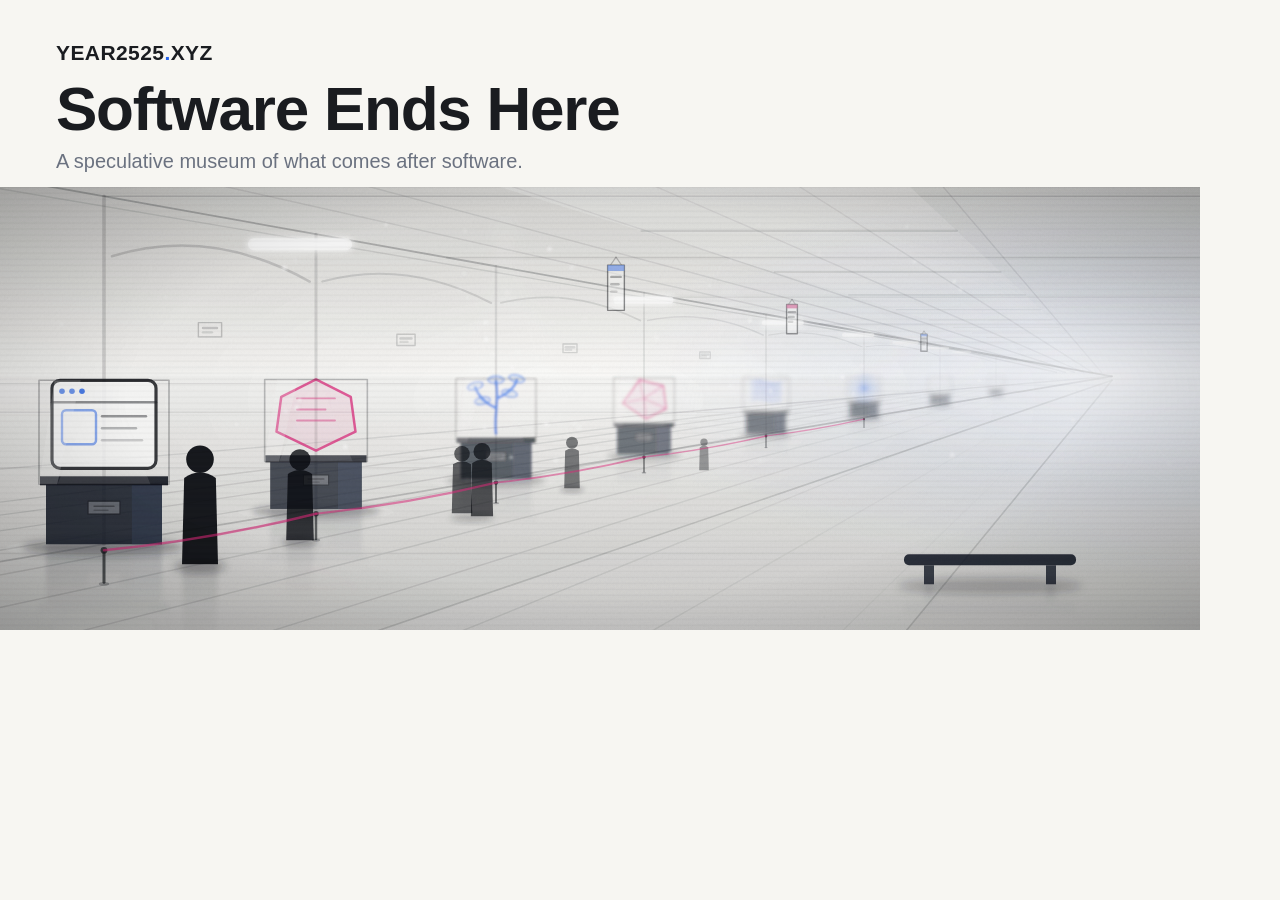
<file: tools/og-card.html>
<!DOCTYPE html>
<html lang="en">
<head>
<meta charset="UTF-8">
<title>OG card source — YEAR2525.XYZ</title>
<!--
  Source for /og.jpg, the link-preview image. The site ships no raster
  assets, so this composes one from the page's own procedural artwork:
  the intro diorama, rendered by js/artwork.js, under the real wordmark
  and headline in the present-day palette.

  To regenerate, screenshot this file at exactly 1200x630 and save it as
  og.jpg in the repo root. JPEG rather than PNG: the diorama is mostly
  smooth gradient, so quality 92 is visually identical at a sixth of the
  bytes (96 KB against 560 KB). Any headless browser will do, e.g.

    npx playwright screenshot --viewport-size=1200,630 \
      tools/og-card.html og.jpg

  Not part of the site — nothing links to it and it ships no build step.
-->
<style>
  /* The present-day (light) palette, so the card matches the room the
     link actually opens in. */
  :root {
    --bg: #f7f6f2; --bg2: #ffffff; --fg: #1a1c20; --muted: #6b7280;
    --accent: #2563eb; --accent2: #db2777; --border: rgba(0,0,0,0.1);
    --font-display: -apple-system, BlinkMacSystemFont, "Segoe UI", Helvetica, Arial, sans-serif;
    --font-mono: ui-monospace, "SF Mono", "Cascadia Code", "Courier New", monospace;
  }
  * { box-sizing: border-box; margin: 0; }
  html, body { width: 1200px; height: 630px; overflow: hidden; }
  body {
    background: var(--bg);
    color: var(--fg);
    font-family: var(--font-display);
  }
  .card { width: 1200px; height: 630px; display: flex; flex-direction: column; }
  .top { padding: 40px 56px 14px; }
  .mark { font-weight: 800; letter-spacing: .02em; font-size: 21px; line-height: 1.2; }
  .mark .dot { color: var(--accent); }
  h1 {
    font-size: 62px; font-weight: 650; letter-spacing: -0.02em;
    line-height: 1.02; margin-top: 12px;
  }
  .sub { color: var(--muted); font-size: 20px; margin-top: 10px; }
  /* Everything left over goes to the diorama. At roughly 2.7:1 against a
     2.5:1 artboard it crops about 10 units off the top and bottom, which
     the scene is composed to survive. */
  .art { flex: 1; width: 100%; overflow: hidden; color: var(--accent); }
  .art svg { display: block; width: 100%; height: 100%; }
</style>
</head>
<body>
<div class="card">
  <div class="top">
    <div class="mark">YEAR2525<span class="dot">.</span>XYZ</div>
    <h1>Software Ends Here</h1>
    <p class="sub">A speculative museum of what comes after software.</p>
  </div>
  <div class="art" data-art="intro"></div>
</div>
<script src="../js/artwork.js"></script>
</body>
</html>
</file>
<file: css/style.css>
/* ==========================================================================
   YEAR2525.XYZ — base
   ========================================================================== */

*, *::before, *::after { box-sizing: border-box; }

/* Widgets mount lazily as they scroll into view, which changes the
   document's height underneath a scroll already in progress. The
   browser's scroll-anchoring heuristic "corrects" for that by silently
   re-adjusting scrollY, which on a 49,000px page reads as the content
   sliding out from under you. Opt out and let the scroll be literal. */
html, body { overflow-anchor: none; }

:root {
  --bg: #0b0c10;
  --bg2: #111319;
  --fg: #eef1f6;
  --muted: #9aa3b2;
  --accent: #5ee6c8;
  --accent2: #e65e9c;
  --border: rgba(255,255,255,0.12);
  --font-body: "Iowan Old Style", "Palatino Linotype", Georgia, "Times New Roman", serif;
  --font-display: -apple-system, BlinkMacSystemFont, "Segoe UI", Helvetica, Arial, sans-serif;
  --font-mono: ui-monospace, "SF Mono", "Cascadia Code", "Courier New", monospace;
  --radius: 10px;
  --maxw: 880px;
  --transition-era: background-color .9s ease, color .9s ease, border-color .9s ease;
}

html { scroll-behavior: smooth; }

.icon-sprite { position: absolute; width: 0; height: 0; overflow: hidden; }

@media (prefers-reduced-motion: reduce) {
  html { scroll-behavior: auto; }
  * { animation-duration: 0.001ms !important; animation-iteration-count: 1 !important; transition-duration: 0.001ms !important; }
}

body {
  margin: 0;
  background: var(--bg);
  color: var(--fg);
  font-family: var(--font-body);
  font-size: 1.05rem;
  line-height: 1.65;
  transition: var(--transition-era);
  overflow-x: hidden;
}

h1, h2, h3, h4 { font-family: var(--font-display); font-weight: 650; line-height: 1.15; margin: 0 0 .5em; }
p { margin: 0 0 1em; }
a { color: var(--accent); }
code { font-family: var(--font-mono); background: rgba(255,255,255,0.08); padding: .1em .4em; border-radius: 4px; }

::selection { background: var(--accent); color: #05070a; }

/* ---------------------------- header ---------------------------- */

.site-header {
  position: fixed;
  top: 0; left: 0; right: 0;
  z-index: 100;
  display: flex;
  align-items: center;
  gap: 1rem;
  padding: .85rem 1.25rem;
  background: linear-gradient(to bottom, rgba(11,12,16,0.92), rgba(11,12,16,0));
  pointer-events: none;
}
.site-header > * { pointer-events: auto; }

.logo {
  font-family: var(--font-display);
  font-weight: 800;
  letter-spacing: .02em;
  font-size: .95rem;
  color: var(--fg);
  text-decoration: none;
  white-space: nowrap;
}
.logo .dot { color: var(--accent); }

.year-counter {
  font-family: var(--font-mono);
  font-size: .75rem;
  background: none;
  border: 1px solid var(--border);
  color: var(--muted);
  border-radius: 999px;
  padding: .2rem .65rem;
  cursor: default;
  opacity: .55;
  /* An odometer, not a control: with one continuous timeline there is no
     mode left for it to toggle, so it just reports the exhibit you are
     standing in — 2026 up to 12,525, then all the way back down. */
  display: inline-block;
  transition: opacity .3s ease, color .3s ease, border-color .3s ease;
  user-select: none;
}

.header-btn {
  background: none;
  border: 1px solid var(--border);
  color: var(--muted);
  border-radius: 999px;
  width: 30px; height: 30px;
  display: flex; align-items: center; justify-content: center;
  cursor: pointer;
  transition: color .3s ease, border-color .3s ease;
  flex: none;
}
.header-btn:hover, .header-btn:focus-visible, .header-btn[aria-pressed="true"] {
  color: var(--accent);
  border-color: var(--accent);
}
.header-btn-icon { width: 16px; height: 16px; flex: none; }
/* On, but the browser has not had the gesture it needs yet. Shown dimmed
   so the control is not claiming to be playing while it is silent. */
/* On, but the browser has not granted sound yet. It breathes rather than
   sitting dimmed: someone who expected the score on arrival has to be able
   to see that the control is waiting on them, and a static faded icon in
   the corner of a header reads as decoration. Neutralised by the
   reduced-motion rule at the top, like every other animation here. */
.header-btn.is-pending { animation: sound-pending 2.6s ease-in-out infinite; }
@keyframes sound-pending {
  0%, 100% { opacity: .38; }
  50% { opacity: 1; }
}

.dotnav {
  margin-left: auto;
  display: none;
  gap: .5rem;
  align-items: center;
}
.dotnav a {
  position: relative;
  width: 22px; height: 22px;
  border-radius: 50%;
  background: transparent;
  border: 1px solid var(--border);
  display: flex;
  align-items: center;
  justify-content: center;
  text-decoration: none;
  transition: border-color .3s ease, transform .3s ease;
}
.dotnav a:hover { transform: scale(1.15); border-color: var(--accent); }
.dotnav a.active { border-color: var(--accent); }
.dotnav-icon {
  width: 13px; height: 13px;
  flex: none;
  flex-shrink: 0;
  color: var(--muted);
  transition: color .3s ease;
}
.dotnav a.active .dotnav-icon, .dotnav a:hover .dotnav-icon { color: var(--accent); }
.dotnav a::after {
  content: attr(data-label);
  position: absolute;
  top: 50%; right: 130%;
  transform: translateY(-50%);
  font-family: var(--font-display);
  font-size: .7rem;
  white-space: nowrap;
  background: var(--bg2);
  color: var(--fg);
  padding: .25rem .55rem;
  border-radius: 6px;
  border: 1px solid var(--border);
  opacity: 0;
  pointer-events: none;
  transition: opacity .2s ease;
}
.dotnav a:hover::after { opacity: 1; }

@media (min-width: 860px) {
  .dotnav { display: flex; }
}
/* The dot nav indexes the forward gallery only; once you are walking
   back through the other wing there is nothing for it to point at. */
body[data-past] .dotnav { display: none; }

/* ---------------------------- presenter mode ---------------------------- */

.presenter-controls {
  position: fixed;
  bottom: 1.25rem;
  left: 50%;
  transform: translateX(-50%);
  z-index: 200;
  display: flex;
  align-items: center;
  gap: .75rem;
  background: var(--bg2);
  border: 1px solid var(--border);
  border-radius: 999px;
  padding: .4rem .5rem;
  box-shadow: 0 6px 24px rgba(0,0,0,.35);
  font-family: var(--font-mono);
  font-size: .8rem;
  transition: var(--transition-era);
}
.presenter-controls button {
  background: none;
  border: 1px solid var(--border);
  color: var(--fg);
  border-radius: 50%;
  width: 30px; height: 30px;
  font-size: 1rem;
  line-height: 1;
  cursor: pointer;
  display: flex; align-items: center; justify-content: center;
  transition: color .2s ease, border-color .2s ease;
}
.presenter-controls button:hover:not(:disabled) { color: var(--accent); border-color: var(--accent); }
.presenter-controls button:disabled { opacity: .35; cursor: default; }
.presenter-counter { color: var(--muted); min-width: 4.5em; text-align: center; user-select: none; }
.presenter-pdf { margin-left: .1rem; }
.presenter-pdf-icon { width: 15px; height: 15px; flex: none; }

/* The ruler: one symbol per room in the wing being walked, on a hairline
   rail, with the room you are standing in lit and ticked. It sits above the
   controls — both centred, so they stack rather than compete for the corner —
   and it is chrome rather than slide content, which is why it keeps its size
   whatever scale the slide it belongs to came out at. */
.presenter-ruler {
  display: flex;
  align-items: flex-end;
  justify-content: center;
  gap: .55rem;
  padding-bottom: .4rem;
  border-bottom: 1px solid var(--border);
  transition: var(--transition-era);
}
.presenter-ruler-mark {
  position: relative;
  display: flex;
  align-items: center;
  justify-content: center;
  color: var(--muted);
  opacity: .5;
  transition: color .3s ease, opacity .3s ease;
}
.presenter-ruler-mark svg { display: block; width: 15px; height: 15px; }
.presenter-ruler-mark.is-here { color: var(--accent); opacity: 1; }
/* The tick sits on the rail rather than beside the symbol, so the eye finds
   the position first and the symbol second. */
.presenter-ruler-mark.is-here::after {
  content: "";
  position: absolute;
  left: -.2rem;
  right: -.2rem;
  bottom: calc(-.4rem - 1px);
  height: 2px;
  background: var(--accent);
}

#presenter-ruler {
  position: fixed;
  bottom: 4.6rem;
  left: 50%;
  transform: translateX(-50%);
  z-index: 200;
  max-width: calc(100vw - 2.5rem);
}
/* Twenty-three rooms in the archive is a wide rule for a phone. The marks
   close up rather than wrapping, because a rail that wraps stops reading as
   one. */
@media (max-width: 760px) {
  #presenter-ruler .presenter-ruler { gap: .3rem; }
  #presenter-ruler .presenter-ruler-mark svg { width: 11px; height: 11px; }
}

.presenter-exit {
  position: fixed;
  top: 1rem; right: 1rem;
  z-index: 200;
  width: 34px; height: 34px;
  border-radius: 50%;
  background: var(--bg2);
  border: 1px solid var(--border);
  color: var(--fg);
  font-size: 1.15rem;
  line-height: 1;
  cursor: pointer;
  display: flex; align-items: center; justify-content: center;
  transition: color .2s ease, border-color .2s ease;
}
.presenter-exit:hover { color: var(--accent); border-color: var(--accent); }

body.presenter-mode { overflow: hidden; }
body.presenter-mode .site-footer { display: none; }
body.presenter-mode .dotnav { display: none !important; }
body.presenter-mode .year-counter { cursor: default; }

body.presenter-mode #timeline {
  display: block !important;
}
body.presenter-mode .era,
body.presenter-mode .past,
body.presenter-mode .past-intro {
  display: none !important;
}
body.presenter-mode .era.presenter-current,
body.presenter-mode .past.presenter-current,
body.presenter-mode .past-intro.presenter-current {
  display: flex !important;
  position: fixed;
  top: 0; left: 0;
  z-index: 5;
  overflow: hidden;
  border-bottom: none;
  /* Only the sides are set here: the vertical padding is the room the
     header and the controls pill sit in, and JS sets it per slide so it
     does not scale down with the slide. */
  padding: 0 3rem;
  /* Normally a section just sits on the body's background in the flow.
     Once the timeline collapses to zero height behind a fixed slide, the
     footer moves up to y=0 and shows through the slide's transparent
     padding — so the current slide needs its own opaque background. */
  background: var(--bg);
  /* JS sizes the slide in explicit pixels: it lays the slide out in a
     virtual viewport of vw/s by vh/s and scales it back down by s, so
     that whatever is on it lands inside one screen. Three of the flow
     styles fight that box and have to stand down while it is a slide.
     A min-height in vh resolves against the *real* viewport while the
     box is measured in virtual pixels, so it would prop every short
     slide up past its own height; max-width would cap the virtual box
     at 880px and leave the rest of the screen empty; and a centring
     auto margin would then push what is left of it off to the side. */
  min-height: 0;
  max-width: none;
  margin: 0;
  transform-origin: 0 0;
}
/* Only reachable if a slide still does not fit at the smallest scale the
   fitter will go to — at which point scrolling it is better than cutting
   it off. Centred content taller than its box overflows equally above and
   below, putting the true top out of reach of scrollTop = 0, so the
   alignment has to give way with it. .era is a row-direction flex
   container (its vertical axis is the cross axis: align-items);
   .past/.past-intro are column-direction (vertical axis is the main axis:
   justify-content) — same fix, different property per axis. */
body.presenter-mode .presenter-current.presenter-scroll { overflow-y: auto; }
body.presenter-mode .era.presenter-current.presenter-scroll { align-items: flex-start !important; }
body.presenter-mode .past.presenter-current.presenter-scroll,
body.presenter-mode .past-intro.presenter-current.presenter-scroll { justify-content: flex-start !important; }

/* The archive's opening slide is the one section that carried its own
   --maxw and centred itself; with those off the box it needs them back on
   what is inside it, or the tagline runs the full width of the wall. */
body.presenter-mode .past-intro.presenter-current > * {
  width: 100%;
  max-width: var(--maxw);
  margin-left: auto;
  margin-right: auto;
}

@media (max-width: 700px) {
  body.presenter-mode .era.presenter-current,
  body.presenter-mode .past.presenter-current,
  body.presenter-mode .past-intro.presenter-current { padding-left: 1.25rem; padding-right: 1.25rem; }
}

/* A single reusable slide for the walkthrough's built slides — the opening
   placard, each era's title and subsections, the Successor/Example/Day-in-
   life/Historical Importance passages, the closing placard — with its
   content swapped in per slide rather than cloning a hundred-odd sections.

   They all wear the same two parts in the same places: a heading naming the
   passage, and the prose. Which room it belongs to is said once, on the
   room's opening slide, and carried from there by the ruler along the foot.
   The alternative, which this had at first, is to hand the site's own cards
   over as they stand — and a card is a box with a small label in the other
   accent, so walking one era alternated between two kinds of slide. A box is
   how you set an aside apart from the column beside it; on a slide of its
   own there is nothing to set it apart from. */
#presenter-virtual-slide { text-align: left; }
.presenter-sub { max-width: var(--maxw); margin: 0 auto; width: 100%; }
.presenter-sub-title { text-align: left; }
.presenter-sub-title .era-icon { width: 3rem; height: 3rem; margin-bottom: 1.5rem; }
.presenter-sub-title .era-art { max-width: min(100%, 780px); margin: 1.5rem auto 0; }
/* The opening placard is cloned rather than rebuilt, so its own frame comes
   with it: on the page it is an introduction the gallery continues below, and
   the rule and the space under it are how it says so. A slide has an edge of
   its own and needs neither. */
.presenter-sub-title .future-intro {
  max-width: none;
  margin: 0;
  padding: 0;
  border-bottom: none;
}
/* The sizes below are what the slide would *like* to be. They are a
   starting point, not a promise: the fitter scales the whole slide down
   from here when the exhibit it is showing has more on it than this. */
.presenter-sub-heading {
  font-family: var(--font-display);
  font-size: clamp(2rem, 5.5vw, 3.4rem);
  color: var(--accent2);
  margin-bottom: .7em;
}
.presenter-sub-body {
  font-size: clamp(1.15rem, 2.3vw, 1.55rem);
  line-height: 1.65;
  max-width: 38em;
}
/* Sized against the slide's body text rather than the page's: the
   placard's thesis is a step up from the paragraphs around it, and a
   fixed 1.3rem would arrive on a slide as a step down from them. The same
   goes the other way for the credit line, which is deliberately the
   smallest voice in the room and should stay in proportion to the rest. */
.presenter-sub-body .thesis { font-size: 1.15em; }
.presenter-sub-body .future-intro-fineprint {
  font-size: .78em;
  max-width: none;
  margin: 0;
  padding-top: 0;
  border-top: none;
}
/* Both of these earn a rule above them by sitting at the bottom of
   something longer. On a slide of their own there is nothing above them
   to be divided from. */
.presenter-sub-body .wing-turn,
.presenter-sub-closer .wing-turn { border-top: none; padding-top: 0; margin-top: 0; }
.presenter-sub-closer { max-width: 42em; margin: 0 auto; }

body.presenter-mode .era.presenter-current.presenter-widget-only > .era-inner > *:not(.interactive-block):not(.changelog) {
  display: none !important;
}
body.presenter-mode .era.presenter-current.presenter-widget-only > .era-inner {
  display: flex;
  flex-direction: column;
  justify-content: center;
  height: 100%;
}
body.presenter-mode .presenter-widget-only .interactive-block { font-size: 1.05rem; }

/* ------------------------- presenter pdf export ------------------------- */

/* One 1280x720 box per slide, which is 13.333in x 7.5in at 96dpi — the 16:9
   page every deck tool defaults to. Because the page is an exact pixel
   multiple, what the fitter measures here is what lands on the page with no
   print-time rescaling in between. The stack has to be laid out for that
   measurement to mean anything, so it is parked off to the side rather than
   display:none, and put back into the flow for print only. */
#presenter-print {
  position: absolute;
  top: 0;
  left: -200vw;
  width: 1280px;
}
.print-page {
  position: relative;
  width: 1280px;
  height: 720px;
  overflow: hidden;
  background: var(--bg);
  color: var(--fg);
  font-family: var(--font-body);
  font-size: 1.05rem;
  line-height: 1.65;
  /* Chrome leaves background colour out of print output unless the visitor
     finds the "Background graphics" checkbox. A gallery that prints its
     dark rooms white is not the gallery, so every page opts back in. */
  -webkit-print-color-adjust: exact;
  print-color-adjust: exact;
}
.print-fit {
  position: absolute;
  top: 0; left: 0;
  transform-origin: 0 0;
  display: flex;
  flex-direction: column;
  justify-content: center;
  /* The foot leaves the ruler its rail. */
  padding: 2.5rem 3.5rem 4.5rem;
}
/* Same ruler as on screen, in the same place, and outside .print-fit so it
   does not scale with the slide. */
.print-page > .presenter-ruler {
  position: absolute;
  bottom: 26px;
  left: 50%;
  transform: translateX(-50%);
}
.print-fit > * { width: 100%; }
/* Mirrors #presenter-virtual-slide: the built slides are set left, the
   archive's own sections keep the centring they have on the page. */
.print-page-sub .print-fit { text-align: left; }
/* An export runs from inside presenter mode, which hides the gallery's
   sections while it is showing one of them — and these pages are built out
   of copies of those same sections, which that rule reaches into and hides
   too. Left alone, the whole archive measures as nothing, "fits" trivially
   and prints as blank pages. The id outranks it; flex is what all three of
   them are in the stylesheet already. */
#presenter-print .era,
#presenter-print .past,
#presenter-print .past-intro { display: flex !important; }
/* The sections arrive as clones of themselves, still carrying the height and
   frame they use in a scroll. On a page of their own they are the page. */
.print-page .past,
.print-page .past-intro,
.print-page .era {
  min-height: 0;
  padding: 0;
  margin: 0;
  max-width: none;
  border-bottom: none;
}
/* A room that paints its own background is the page rather than a panel on
   it: the padding moves inside the section and the section grows to fill the
   fitted box, so the background runs to all four edges the way it does on
   screen, where the slide *is* the section. Its own centring keeps what is
   written on it in the middle. */
.print-page-exhibit .print-fit { padding: 0; }
.print-page-exhibit .print-fit > .past,
.print-page-exhibit .print-fit > .past-intro {
  flex: 1;
  padding: 2.5rem 3.5rem 4.5rem;
}

.print-overlay {
  position: fixed;
  inset: 0;
  z-index: 300;
  display: flex;
  flex-direction: column;
  align-items: center;
  justify-content: center;
  gap: .9rem;
  background: color-mix(in srgb, var(--bg) 88%, transparent);
  font-family: var(--font-mono);
  font-size: .85rem;
  color: var(--fg);
  text-align: center;
  padding: 2rem;
}
.print-overlay-note { color: var(--muted); max-width: 34ch; line-height: 1.7; }
.print-overlay-bar {
  width: min(320px, 70vw);
  height: 3px;
  background: var(--border);
  overflow: hidden;
}
.print-overlay-bar span {
  display: block;
  height: 100%;
  width: 0;
  background: var(--accent);
  transition: width .2s linear;
}

@media print {
  /* 13.333in x 7.5in, stated in the pixels the pages are built in so the
     two cannot round apart and spill a blank page after every slide. */
  @page { size: 1280px 720px; margin: 0; }
  /* Only reachable once an export has built the stack: printing the page
     itself, from the browser's own menu, is left exactly as it was. */
  body.presenter-printing > *:not(#presenter-print) { display: none !important; }
  body.presenter-printing #presenter-print {
    position: static;
    left: auto;
    width: auto;
  }
  body.presenter-printing .print-page { break-after: page; page-break-after: always; }
  body.presenter-printing .print-page:last-child { break-after: auto; page-break-after: auto; }
}

/* ---------------------------- era layout ---------------------------- */

.era {
  min-height: 100vh;
  padding: 7rem 1.5rem 5rem;
  display: flex;
  align-items: center;
  border-bottom: 1px solid var(--border);
  transition: var(--transition-era);
}

.future-intro {
  max-width: 74ch;
  margin-bottom: 5rem;
  padding-bottom: 3.5rem;
  border-bottom: 1px solid var(--border);
}

.future-intro-kicker {
  font-family: var(--font-mono);
  text-transform: uppercase;
  letter-spacing: .14em;
  font-size: .78rem;
  color: var(--accent);
  margin-bottom: 1.1rem;
}
/* Uppercase mono at .14em tracking is wide enough that the date range
   wraps on a phone and orphans the arrow onto its own line. Tighten it
   just for this kicker rather than the era kickers, which are shorter. */
@media (max-width: 600px) {
  .future-intro-kicker { font-size: .7rem; letter-spacing: .1em; }
}

.future-intro h1 {
  font-size: clamp(2.5rem, 7vw, 4.6rem);
  letter-spacing: -0.02em;
  margin-bottom: .5em;
}

/* :not([class]) so this only sizes the lede paragraphs. As a bare
   `.future-intro p` it outranked both .future-intro-kicker and
   .future-intro-note on specificity (0,1,1 over 0,1,0) and silently
   killed their font sizes — the kicker was rendering at 1.1rem. */
.future-intro p:not([class]) {
  font-size: 1.1rem;
  max-width: 62ch;
}

.future-intro-art {
  width: 100%;
  aspect-ratio: 3 / 1;
  margin: 2.25rem 0 1.25rem;
  color: var(--accent);
  overflow: hidden;
  background: linear-gradient(90deg, transparent, color-mix(in srgb, var(--accent) 5%, transparent), transparent);
}

.future-intro-art svg {
  display: block;
  width: 100%;
  height: 100%;
}

.future-intro-note {
  margin-top: 1rem;
  font-family: var(--font-display);
  font-size: 1.25rem;
  color: var(--accent2);
}

/* The credit card on a museum panel: the institution speaking plainly,
   under the interpretive text rather than inside it. Deliberately a
   different register from the curator's serif prose above, because it is
   a different speaker — this one is us, in 2026, saying it is all made up.
   Safe from the `.future-intro p` specificity trap because that rule is
   scoped to :not([class]). */
.future-intro-fineprint {
  margin: 1.75rem 0 0;
  padding-top: 1.1rem;
  border-top: 1px solid var(--border);
  font-family: var(--font-mono);
  font-size: .74rem;
  line-height: 1.7;
  color: var(--muted);
  max-width: 60ch;
}

.era-inner { max-width: var(--maxw); margin: 0 auto; width: 100%; }

.era-kicker {
  font-family: var(--font-mono);
  text-transform: uppercase;
  letter-spacing: .12em;
  font-size: .75rem;
  color: var(--accent);
  margin-bottom: .75rem;
}

.era-icon {
  display: block;
  width: 1.75rem;
  height: 1.75rem;
  margin-bottom: 1rem;
  color: var(--accent);
}

.era-title {
  font-size: clamp(2.4rem, 7vw, 4.2rem);
  margin-bottom: .3em;
  letter-spacing: -0.01em;
}

.era-tagline {
  font-size: 1.15rem;
  color: var(--muted);
  width: 100%;
  max-width: none;
  margin-bottom: 2.5rem;
}

.era-art {
  width: 100%;
  max-width: 640px;
  /* Matches the scenes' 600×240 artboard. The dioramas are composed to the
     frame edge, so any other ratio would either crop the composition or
     letterbox it — pinning the box to 5:2 keeps every scene fully in shot. */
  aspect-ratio: 5 / 2;
  margin: 0 0 2.5rem;
  color: var(--accent);
  position: relative;
  overflow: hidden;
  border-radius: 22px;
  border: 1px solid color-mix(in srgb, var(--accent) 28%, transparent);
  background: var(--bg2);
  box-shadow:
    inset 0 1px 0 rgba(255,255,255,0.08),
    0 24px 60px rgba(0,0,0,0.42);
  transition: var(--transition-era);
}
/* A pane of glass over the diorama: one raking highlight, nothing else. */
.era-art::after {
  content: "";
  position: absolute;
  inset: 0;
  pointer-events: none;
  border-radius: inherit;
  background: linear-gradient(102deg, rgba(255,255,255,0.09) 0%, rgba(255,255,255,0) 34%, rgba(255,255,255,0) 100%);
  box-shadow: inset 0 0 0 1px rgba(255,255,255,0.05);
}
.era-art svg { display: block; width: 100%; height: 100%; }
@media (max-width: 600px) {
  .era-art { margin-bottom: 2rem; border-radius: 16px; }
}

/* Scene motion. Both are deliberately near-subliminal, and both are already
   neutralised by the global prefers-reduced-motion rule at the top. */
@keyframes art-scan-roll { from { transform: translateY(0); } to { transform: translateY(6px); } }
.art-scene .art-scan { animation: art-scan-roll 7s linear infinite; }
@keyframes art-flicker {
  0%, 44%, 100% { opacity: .95; }
  46%, 52% { opacity: .25; }
  54%, 78% { opacity: .9; }
  80% { opacity: .4; }
}
.art-scene .art-flicker { animation: art-flicker 4.5s steps(1, end) infinite; }

.era-grid {
  display: grid;
  grid-template-columns: 1fr;
  gap: 2.5rem;
}
@media (min-width: 880px) {
  .era-grid { grid-template-columns: 1fr 1fr; gap: 3rem; }
}

.era-col h3 {
  font-size: .95rem;
  text-transform: uppercase;
  letter-spacing: .08em;
  color: var(--accent2);
  margin-top: 1.6em;
}
.era-col h3:first-child { margin-top: 0; }
.era-col p { color: var(--fg); opacity: .92; }

.callout, .example-card, .historical-note {
  border: 1px solid var(--border);
  border-radius: var(--radius);
  padding: 1.4rem 1.5rem;
  margin-bottom: 1.5rem;
  background: rgba(255,255,255,0.02);
}
.callout h4, .example-card h4, .historical-note h4 {
  font-size: .72rem;
  text-transform: uppercase;
  letter-spacing: .09em;
  color: var(--accent);
  opacity: .85;
  margin-bottom: .7em;
}
.example-card h4 span {
  display: block;
  margin-top: .35rem;
  color: var(--fg);
  text-transform: none;
  letter-spacing: -0.01em;
  font-weight: 760;
  font-size: clamp(1.15rem, 2.4vw, 1.65rem);
  line-height: 1.2;
}
.day-in-life { font-style: italic; opacity: .9; border-top: 1px dashed var(--border); padding-top: 1em; margin-top: 1em; }
.historical-note { background: rgba(94,230,200,0.05); border-color: rgba(94,230,200,0.25); }

.fragment-list { display: flex; flex-direction: column; gap: .4em; font-family: var(--font-mono); font-size: .85rem; }
.fragment-list span { display: block; opacity: .9; }

/* ---------------------------- interactive blocks ---------------------------- */

.interactive-block {
  margin-top: 2.5rem;
  border-radius: var(--radius);
  border: 1px dashed var(--accent);
  padding: clamp(1rem, 2vw, 1.5rem);
  background: rgba(94,230,200,0.04);
}
.interactive-label { font-family: var(--font-display); font-size: .95rem; margin-bottom: 1rem; }
.interactive-label strong { color: var(--accent); }
.interactive-label-icon {
  width: 10px !important;
  height: 10px !important;
  min-width: 10px;
  max-width: 10px;
  min-height: 10px;
  max-height: 10px;
  margin-right: .35rem;
  vertical-align: 0;
  color: var(--accent);
}
.widget-surface {
  min-height: clamp(180px, 34vw, 220px);
  border-radius: 8px;
  background: rgba(0,0,0,0.25);
  position: relative;
  overflow: hidden;
  display: flex;
  align-items: center;
  justify-content: center;
}
.widget-surface canvas { display: block; width: 100%; height: 100%; }

/* Range inputs sit in flex and grid columns in six widgets. A range has an
   intrinsic min-width (~129px in Chrome) and min-width:auto stops a flex
   or grid item shrinking below it — so on a phone the track overruns its
   column and prints straight across the next label. */
input[type="range"] { min-width: 0; max-width: 100%; }
.interactive-hint { font-size: .8rem; color: var(--muted); margin-top: .75rem; margin-bottom: 0; }

.cg-controls button:disabled { opacity: .35; cursor: default; }
.cg-controls button:not(:disabled):hover { border-color: var(--accent); }
.cg-controls button:disabled { opacity: .4; cursor: default; }
.cg-controls button:not(:disabled):active { transform: scale(0.98); }

.changelog {
  margin-top: 2rem;
  font-family: var(--font-mono);
  font-size: .75rem;
  color: var(--muted);
  border-top: 1px solid var(--border);
  padding-top: 1rem;
}

/* ---------------------------- per-era themes (forward) ---------------------------- */

body[data-era="present"] {
  --bg: #f7f6f2; --bg2: #ffffff; --fg: #1a1c20; --muted: #6b7280;
  --accent: #2563eb; --accent2: #db2777; --border: rgba(0,0,0,0.1);
}
body[data-era="present"] .site-header { background: linear-gradient(to bottom, rgba(247,246,242,0.92), rgba(247,246,242,0)); }
body[data-era="present"] code { background: rgba(0,0,0,0.06); }

body[data-era="2525"] {
  --bg: #0e1420; --bg2: #131b2b; --fg: #e8edf7; --muted: #8b96ac;
  --accent: #7dd3fc; --accent2: #c084fc; --border: rgba(255,255,255,0.12);
}

body[data-era="3535"] {
  --bg: #0c1710; --bg2: #12211a; --fg: #e7f3ea; --muted: #86a390;
  --accent: #6ee7b7; --accent2: #a3e635; --border: rgba(255,255,255,0.1);
}

body[data-era="4545"] {
  --bg: #14100a; --bg2: #1d1710; --fg: #f2ead9; --muted: #a8977a;
  --accent: #f0b429; --accent2: #f97316; --border: rgba(255,255,255,0.12);
}

body[data-era="5555"] {
  --bg: #120a18; --bg2: #1a0f22; --fg: #f1e8fb; --muted: #a68fc2;
  --accent: #d8b4fe; --accent2: #f472b6; --border: rgba(255,255,255,0.12);
}

body[data-era="6565"] {
  --bg: #0a1412; --bg2: #0f1e1a; --fg: #e6f2ee; --muted: #7fa89c;
  --accent: #2dd4bf; --accent2: #84cc16; --border: rgba(255,255,255,0.1);
}

body[data-era="7510"] {
  --bg: #0a0a12; --bg2: #12121e; --fg: #ece9f7; --muted: #8d87ad;
  --accent: #a78bfa; --accent2: #facc15; --border: rgba(255,255,255,0.12);
}

body[data-era="8525"] {
  --bg: #06121c; --bg2: #0a1c2b; --fg: #e2eef7; --muted: #7594ab;
  --accent: #38bdf8; --accent2: #94a3b8; --border: rgba(255,255,255,0.1);
}

body[data-era="9595"] {
  --bg: #050506; --bg2: #0a0a0c; --fg: #e8e8ee; --muted: #6f6f7c;
  --accent: #ffffff; --accent2: #b8b8ff; --border: rgba(255,255,255,0.08);
}

body[data-era="beyond"] {
  --bg: #08090b; --bg2: #0d0e11; --fg: #dcdfe6; --muted: #7a8090;
  --accent: #c9cdd6; --accent2: #8b8f99; --border: rgba(255,255,255,0.1);
}

/* Per-era typography, bound to the section rather than to the active
   theme. As theme rules these re-set --font-body on <body>, which reflowed
   every paragraph in the document the instant an era became active. The
   Hum's monospace was the severe case: the page grew ~5,700px mid-scroll,
   shoving sections out from under the reader, so the section at the
   viewport centre changed to an earlier one, which restored the serif,
   which shrank the page again. Scrolling from Weathers into Resonances
   bounced between 8525 and 7510 and skipped 9595 entirely. Scoped to the
   section, the metrics are settled at load and never move.  */
#present { font-family: Georgia, "Times New Roman", serif; }
#era-7510, #beyond { font-family: "Iowan Old Style", Georgia, serif; }
#era-9595 { font-family: var(--font-mono); }
#era-9595 .era-tagline,
#era-9595 .era-col p { letter-spacing: .01em; }

.era-outro { border-bottom: none; }
.museum-text { max-width: 60ch; }
.museum-text .thesis { font-size: 1.3rem; font-family: var(--font-display); border-left: 3px solid var(--accent); padding-left: 1em; margin: 1.6em 0; }

/* ==========================================================================
  DEEP ARCHIVE
  ========================================================================== */

body[data-past] { --transition-era: background-color .5s ease, color .5s ease, border-color .5s ease; }

/* The hinge. The turn used to be announced only after you had already
   taken it — the first thing telling you the direction had reversed was
   a heading you met on the far side, with a screen of undifferentiated
   black in between that read as a rendering fault rather than a pause.
   This sits at the end of the forward gallery instead, so the notice
   arrives while you are still in the room it applies to. */
.wing-turn {
  margin-top: 4rem;
  padding-top: 2.5rem;
  border-top: 1px solid var(--border);
  text-align: center;
}
.wing-turn-kicker {
  font-family: var(--font-mono);
  text-transform: uppercase;
  letter-spacing: .14em;
  font-size: .72rem;
  color: var(--accent);
  margin-bottom: .8rem;
}
.wing-turn .wing-turn-line {
  max-width: 44ch;
  margin: 0 auto 1.4rem;
  color: var(--muted);
  font-size: 1rem;
}
.wing-turn-mark {
  width: 2rem;
  height: 2rem;
  color: var(--accent);
  animation: wing-turn-nudge 2.8s ease-in-out infinite;
}
/* Drifting the wrong way is the point — it is the only part of the page
   that moves leftward. Neutralised by the global reduced-motion rule. */
@keyframes wing-turn-nudge {
  0%, 100% { transform: translateX(0); opacity: .5; }
  50% { transform: translateX(-7px); opacity: 1; }
}

.past-intro {
  min-height: 62vh;
  display: flex;
  flex-direction: column;
  justify-content: center;
  padding: 4.5rem 1.5rem 4rem;
  max-width: var(--maxw);
  margin: 0 auto;
}

.past {
  min-height: 100vh;
  padding: 6rem 1.5rem;
  display: flex;
  flex-direction: column;
  justify-content: center;
  align-items: center;
  text-align: center;
  border-bottom: 1px solid var(--border);
  transition: var(--transition-era);
}
.past h2 { font-size: clamp(1.8rem, 5vw, 2.6rem); margin-bottom: .3em; }
.past-icon { display: block; width: 2.25rem; height: 2.25rem; margin: 0 auto 1rem; color: var(--accent); }
.past-date { display: block; font-family: var(--font-mono); font-size: .75rem; color: var(--muted); font-weight: 400; letter-spacing: .05em; margin-top: -.1rem; margin-bottom: 1.4rem; }
.past p { max-width: 56ch; }
.past-caption { font-size: .85rem; color: var(--muted); font-style: italic; }
.archive-demo {
  width: min(100%, 520px);
  min-height: 130px;
  margin: 1.4rem auto;
  text-align: left;
}
.archive-demo button { font: inherit; cursor: pointer; }
.archive-demo-screen { min-height: 130px; padding: 1rem; border: 1px solid var(--border); overflow: hidden; }
.archive-demo-status { margin: .65rem 0 0 !important; font-family: var(--font-mono); font-size: .75rem; }
/* The console log is the one place a long line lands inside a box that
   clips: .archive-demo-screen is overflow:hidden and <pre> does not wrap,
   so an ABEND message was being cut off mid-word at the right edge. */
.archive-demo .job-log { white-space: pre-wrap; overflow-wrap: anywhere; margin: .5rem 0 0; }

/* regressing visual language, oldest → newest as we go further back */

body[data-past="modern-web"] { --bg:#f5f6fa; --fg:#14161c; --muted:#6b7280; --accent:#7c5cff; --border: rgba(0,0,0,.1); }
.past[data-past="modern-web"] { --font-display: -apple-system, sans-serif; }
body[data-past="iphone"] { --bg: linear-gradient(#dfe7f0,#c9d6e6); --bg:#dbe4ef; --fg:#22262e; --muted:#5b6675; --accent:#c98a3e; --border: rgba(0,0,0,.15); }
body[data-past="iphone"] .past { background: linear-gradient(#e9edf2,#c3cedb); }

body[data-past="xp"] { --bg:#3a6ea5; --fg:#ffffff; --muted:#dbe9fb; --accent:#ffde59; --border: rgba(255,255,255,.4); }
.past[data-past="xp"] { font-family: Tahoma, Verdana, sans-serif; --font-display: Tahoma, Verdana, sans-serif; }
body[data-past="xp"] .past { background: linear-gradient(#5b8fd6 0%, #3a6ea5 40%, #2f5d8f 100%); }
body[data-past="xp"] h2 { text-shadow: 1px 1px 0 rgba(0,0,0,.35); }

body[data-past="win95"] { --bg:#c0c0c0; --fg:#000000; --muted:#333333; --accent:#000080; --border:#808080; }
.past[data-past="win95"] { font-family: "Segoe UI", Tahoma, sans-serif; --font-display: "Segoe UI", Tahoma, sans-serif; }
body[data-past="win95"] .past { box-shadow: inset 0 0 0 2px #fff, inset 0 0 0 4px #808080; }
body[data-past="win95"] h2 { color: #000080; }

.win95-window {
  width: 100%; max-width: 300px; margin: 1.4rem auto 0; text-align: left;
  background: #c0c0c0; color: #000;
  box-shadow: inset -1px -1px 0 #0a0a0a, inset 1px 1px 0 #dfdfdf, inset -2px -2px 0 #808080, inset 2px 2px 0 #fff;
  font-family: "Segoe UI", Tahoma, sans-serif;
}
.win95-titlebar {
  background: linear-gradient(90deg, #08216b, #1084d0 65%, #a5cef7);
  color: #fff; font-weight: 700; font-size: .72rem; letter-spacing: .02em;
  padding: .25rem .35rem; display: flex; align-items: center; justify-content: space-between;
}
.win95-window-btns { display: flex; gap: 2px; }
.win95-window-btns span {
  width: 15px; height: 13px; background: #c0c0c0; color: #000;
  font-size: .6rem; line-height: 13px; text-align: center;
  box-shadow: inset -1px -1px 0 #808080, inset 1px 1px 0 #fff;
}
.win95-window-body {
  padding: .65rem .7rem; font-family: "Courier New", monospace; font-size: .78rem; color: #000;
}
.win95-progress { height: 16px; margin: .7rem 0; border: 2px inset #fff; background: #fff; }
.win95-progress span { display: block; width: 0; height: 100%; background: #000080; }

body[data-past="zxspectrum"] { --bg:#c9c4b6; --fg:#241f18; --muted:#6b6558; --accent:#cc1414; --border:#8a8374; }
.past[data-past="zxspectrum"] { font-family: Georgia, serif; --font-display: Georgia, serif; }
body[data-past="zxspectrum"] .past { background: linear-gradient(#d4d0c2, #c9c4b6); }
.zx-loading-strip {
  width: 200px; height: 14px; margin: 1.4rem auto 0; border-radius: 2px;
  box-shadow: 0 0 0 2px #241f18;
  animation: zx-flicker 1.4s steps(1) infinite;
}
@keyframes zx-flicker {
  0%   { background: #000000; }
  14%  { background: #0000d7; }
  28%  { background: #d70000; }
  42%  { background: #d700d7; }
  57%  { background: #009900; }
  71%  { background: #00a7a7; }
  85%  { background: #b7b700; }
  100% { background: #000000; }
}

body[data-past="system7"] { --bg:#ffffff; --fg:#000000; --muted:#555555; --accent:#000000; --border:#000000; }
.past[data-past="system7"] { font-family: "Chicago", "Helvetica Neue", Helvetica, sans-serif; --font-display: "Chicago", "Helvetica Neue", Helvetica, sans-serif; }
body[data-past="system7"] .past { background: repeating-linear-gradient(45deg,#fff,#fff 2px,#f0f0f0 2px,#f0f0f0 4px); }

body[data-past="msdos"] { --bg:#000000; --fg:#33ff66; --muted:#1f9c44; --accent:#33ff66; --border:#1f9c44; }
.past[data-past="msdos"] { font-family: var(--font-mono); --font-display: var(--font-mono); }
body[data-past="msdos"] .past {
  background:
    repeating-linear-gradient(rgba(0,0,0,0) 0, rgba(0,0,0,0) 2px, rgba(0,0,0,0.35) 3px),
    #000;
}
body[data-past="msdos"] h2 { text-shadow: 0 0 6px currentColor; }

body[data-past="eighties"] { --bg:#f4d536; --fg:#201644; --muted:#66541a; --accent:#e42372; --border:#201644; }
.past[data-past="eighties"] { font-family: Georgia, serif; --font-display: "Arial Black", Impact, sans-serif; }
body[data-past="eighties"] .past { background: repeating-linear-gradient(135deg,#f4d536 0 22px,#edc72e 22px 44px); }
.eighties-desk { width:min(100%,500px); margin:1.4rem auto; display:grid; grid-template-columns:1.5fr .8fr .8fr; gap:.8rem; align-items:end; font-family:var(--font-mono); }
.eighties-monitor { min-height:120px; padding:1rem; color:#5bf5ff; background:#24154c; border:12px solid #c8b69b; border-radius:7px; box-shadow:7px 8px 0 #201644; text-align:left; }
.eighties-monitor i { animation:eighties-cursor .8s steps(1) infinite; }
.eighties-cassette { padding:1.2rem .5rem; color:#f7efd8; background:#191919; border:4px solid #f7efd8; box-shadow:5px 6px 0 #e42372; }
.eighties-magazine { padding:1rem .4rem; color:#fff; background:#e42372; transform:rotate(4deg); box-shadow:5px 6px 0 #201644; font-family:var(--font-display); }
@keyframes eighties-cursor { 50% { opacity:0; } }

body[data-past="mainframe"] { --bg:#1a1206; --fg:#ffb000; --muted:#a9691d; --accent:#ffb000; --border:#a9691d; }
.past[data-past="mainframe"] { font-family: var(--font-mono); --font-display: var(--font-mono); }

body[data-past="punchcard"] { --bg:#e9dcb5; --fg:#2b2416; --muted:#6b5c3e; --accent:#7a5c2e; --border:#b8a06a; }
.past[data-past="punchcard"] { font-family: "Courier New", monospace; --font-display: "Courier New", monospace; }

body[data-past="papertape"] { --bg:#efe6cf; --fg:#33291a; --muted:#7a6b4a; --accent:#8a6b2e; --border:#c9b789; }
.past[data-past="papertape"] { font-family: "Courier New", monospace; --font-display: "Courier New", monospace; }

body[data-past="mechanical"] { --bg:#2b1d12; --fg:#e8dcc4; --muted:#a4906c; --accent:#c9a24b; --border:#5a4326; }
.past[data-past="mechanical"] { font-family: Georgia, serif; --font-display: Georgia, serif; }

body[data-past="jacquard"] { --bg:#2a1f2e; --fg:#f2e6f0; --muted:#b79cc0; --accent:#d88fd0; --border:#6b4f73; }
body[data-past="jacquard"] .past { background: repeating-linear-gradient(90deg, #35283a, #35283a 6px, #2a1f2e 6px, #2a1f2e 12px); }

body[data-past="babbage"] { --bg:#1c1712; --fg:#e9dcc0; --muted:#a08e6a; --accent:#c9a24b; --border:#4a3d28; }
.past[data-past="babbage"] { font-family: Georgia, serif; }

body[data-past="astronomical"] { --bg:#0a0e1e; --fg:#e6e9f5; --muted:#7a83a8; --accent:#f2d675; --border:#2a3260; }
body[data-past="astronomical"] .past { background-image: radial-gradient(1px 1px at 20% 30%, #fff, transparent), radial-gradient(1px 1px at 70% 60%, #fff, transparent), radial-gradient(1px 1px at 40% 80%, #fff, transparent), radial-gradient(1px 1px at 85% 20%, #fff, transparent), radial-gradient(1px 1px at 55% 45%, #fff, transparent); background-color: #0a0e1e; }

body[data-past="abacus"] { --bg:#3a2a1a; --fg:#f0e0c0; --muted:#b39568; --accent:#d4a24e; --border:#6b4d2a; }
.past[data-past="abacus"] { font-family: Georgia, serif; }

body[data-past="claytablet"] { --bg:#8a6a45; --fg:#2b1d0f; --muted:#4a3620; --accent:#3b2a16; --border:#6b4e2e; }
.past[data-past="claytablet"] { font-family: Georgia, serif; }

body[data-past="tally"] { --bg:#c9b899; --fg:#2b2416; --muted:#5c4f37; --accent:#3b3120; --border:#a4926e; }
.past[data-past="tally"] { font-family: Georgia, serif; }

body[data-past="knotrope"] { --bg:#5a3a24; --fg:#f0e4cc; --muted:#c2a578; --accent:#e0b878; --border:#7a5636; }
.past[data-past="knotrope"] { font-family: Georgia, serif; }

body[data-past="memorypalace"] { --bg:#241a12; --fg:#f2e6d2; --muted:#b89870; --accent:#e6b366; --border:#4a3520; }
.past[data-past="memorypalace"] { font-family: "Iowan Old Style", Georgia, serif; }

body[data-past="language"] { --bg:#0b0e18; --fg:#e6e9f2; --muted:#7a83a0; --accent:#f2d675; --border:#252d48; }
.past[data-past="language"] { font-family: Georgia, serif; }

body[data-past="fire"] { --bg:#170e08; --fg:#ffdcb0; --muted:#c78a4a; --accent:#ff8a3d; --border:#4a2c14; }
.past[data-past="fire"] { font-family: Georgia, serif; }
body[data-past="fire"] .past { background: radial-gradient(circle at 50% 60%, rgba(255,138,61,.18), rgba(23,14,8,0) 60%), #170e08; animation: flicker 4s ease-in-out infinite; }
@keyframes flicker { 0%,100% { filter: brightness(1); } 45% { filter: brightness(1.08); } 60% { filter: brightness(.95); } }

body[data-past="presymbolic"] { --bg:#050403; --fg:#c9c2b8; --muted:#6b6459; --accent:#8a8074; --border:#2a2620; }
.past[data-past="presymbolic"] { font-family: Georgia, serif; }

/* widgets specific to past-lightcone */
.dos-terminal, .punchcard-widget, .abacus-widget, .past-widget {
  width: 100%; max-width: 560px;
  margin: 1.5rem auto 0;
  border-radius: 6px;
  min-height: 180px;
}

.dos-terminal {
  background: #000;
  border: 2px solid #1f9c44;
  padding: 1rem;
  text-align: left;
  font-family: var(--font-mono);
  color: #33ff66;
}
.dos-terminal .dos-output { white-space: pre-wrap; min-height: 100px; margin-bottom: .5rem; }
.dos-terminal .dos-line { display: flex; gap: .4em; }
.dos-terminal input {
  background: transparent; border: none; color: #33ff66; font-family: var(--font-mono);
  font-size: 1rem; flex: 1; outline: none;
}

.punchcard-widget, .abacus-widget, .past-widget { background: rgba(0,0,0,0.06); border: 1px solid var(--border); }
.past-widget { max-width: 620px; }
.past-try { font-size: .85rem; color: var(--muted); max-width: 56ch; margin: .75rem auto 0; }

/* ---------------------------- footer ---------------------------- */

.site-footer {
  padding: 3rem 1.5rem;
  text-align: center;
  font-size: .8rem;
  color: var(--muted);
  max-width: var(--maxw);
  margin: 0 auto;
}

.secret-toast {
  position: fixed;
  right: 1rem;
  bottom: 1rem;
  z-index: 220;
  max-width: min(30rem, calc(100vw - 2rem));
  padding: .85rem 1rem;
  border-radius: 14px;
  border: 1px solid var(--border);
  background: color-mix(in srgb, var(--bg2) 88%, black 12%);
  color: var(--fg);
  box-shadow: 0 12px 36px rgba(0,0,0,0.28);
  font-family: var(--font-display);
  font-size: .9rem;
  line-height: 1.45;
  opacity: 0;
  transform: translateY(10px);
  transition: opacity .22s ease, transform .22s ease;
}

.secret-toast.visible {
  opacity: 1;
  transform: translateY(0);
}

/* ---------------------------- utility ---------------------------- */

[hidden] { display: none !important; }

@media (max-width: 600px) {
  .era { padding: 6rem 1.1rem 3.5rem; }
  .example-card, .callout, .historical-note { padding: 1.1rem; }
  .widget-surface { min-height: 200px; }
  .cg-controls button { min-height: 2rem; }
  .secret-toast {
    left: 1rem;
    right: 1rem;
    bottom: .9rem;
    max-width: none;
    font-size: .85rem;
  }
}
</file>
